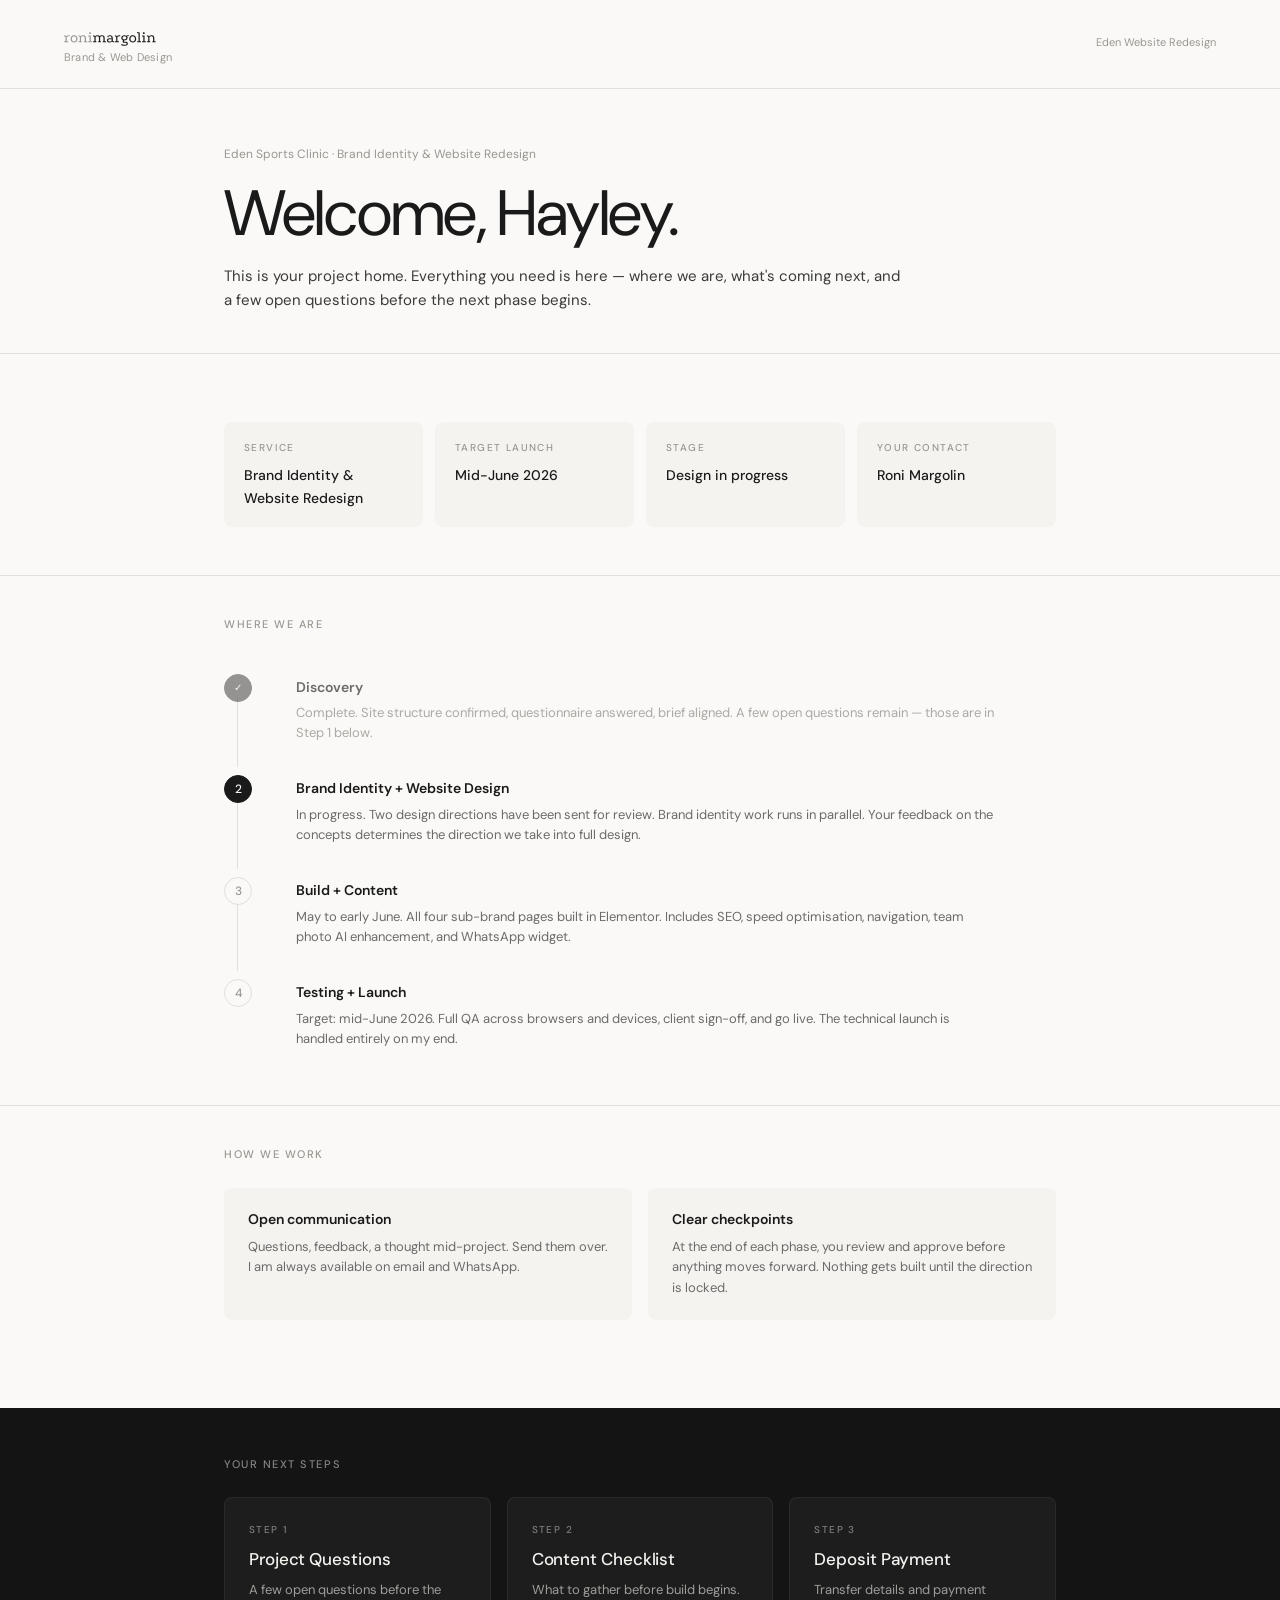
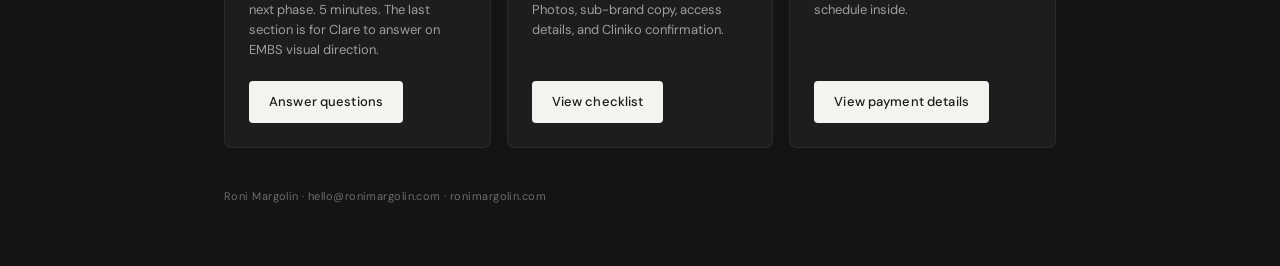
<file: clients/eden/index.html>
<!DOCTYPE html>
<html lang="en">
<head>
  <meta charset="UTF-8">
  <meta name="viewport" content="width=device-width, initial-scale=1.0">
  <title>Welcome — Roni Margolin</title>
  <meta name="robots" content="noindex, nofollow">
  <link rel="icon" href="../../assets/favicon.svg" type="image/svg+xml">
  <link rel="stylesheet" href="../../style.css">
  <style>
    .phase.done .phase-number {
      background: var(--ink);
      border-color: var(--ink);
      color: var(--dark-ink);
      font-size: 10px;
      opacity: 0.45;
    }
    .phase.done .phase-body h3 { color: var(--muted); }
    .phase.done .phase-body p { color: var(--stone); opacity: 0.8; }
  </style>
</head>
<body>

  <header class="site-header">
    <div class="brand-block">
      <img src="../../assets/wordmark.svg" alt="Roni Margolin" class="wordmark">
      <span class="brand-tagline">Brand &amp; Web Design</span>
    </div>
    <span class="project-tag">Eden Website Redesign</span>
  </header>

  <main>

    <!-- Hero -->
    <section class="hero">
      <div class="container">
        <span class="eyebrow-inline">Eden Sports Clinic · Brand Identity &amp; Website Redesign</span>
        <h1 class="display">Welcome, Hayley.</h1>
        <p class="lead">This is your project home. Everything you need is here — where we are, what's coming next, and a few open questions before the next phase begins.</p>
      </div>
    </section>

    <!-- Project card -->
    <section class="section">
      <div class="container">
        <div class="project-card">
          <div class="project-card-field">
            <div class="field-label">Service</div>
            <div class="field-value">Brand Identity &amp; Website Redesign</div>
          </div>
          <div class="project-card-field">
            <div class="field-label">Target Launch</div>
            <div class="field-value">Mid-June 2026</div>
          </div>
          <div class="project-card-field">
            <div class="field-label">Stage</div>
            <div class="field-value">Design in progress</div>
          </div>
          <div class="project-card-field">
            <div class="field-label">Your Contact</div>
            <div class="field-value">Roni Margolin</div>
          </div>
        </div>
      </div>
    </section>

    <!-- Where We Are -->
    <section class="section">
      <div class="container">
        <span class="label-section">Where We Are</span>
        <div class="phases">

          <div class="phase done">
            <div class="phase-number">✓</div>
            <div class="phase-body">
              <h3>Discovery</h3>
              <p>Complete. Site structure confirmed, questionnaire answered, brief aligned. A few open questions remain — those are in Step 1 below.</p>
            </div>
          </div>

          <div class="phase active">
            <div class="phase-number">2</div>
            <div class="phase-body">
              <h3>Brand Identity + Website Design</h3>
              <p>In progress. Two design directions have been sent for review. Brand identity work runs in parallel. Your feedback on the concepts determines the direction we take into full design.</p>
            </div>
          </div>

          <div class="phase">
            <div class="phase-number">3</div>
            <div class="phase-body">
              <h3>Build + Content</h3>
              <p>May to early June. All four sub-brand pages built in Elementor. Includes SEO, speed optimisation, navigation, team photo AI enhancement, and WhatsApp widget.</p>
            </div>
          </div>

          <div class="phase">
            <div class="phase-number">4</div>
            <div class="phase-body">
              <h3>Testing + Launch</h3>
              <p>Target: mid-June 2026. Full QA across browsers and devices, client sign-off, and go live. The technical launch is handled entirely on my end.</p>
            </div>
          </div>

        </div>
      </div>
    </section>

    <!-- How We Work -->
    <section class="section">
      <div class="container">
        <span class="label-section">How We Work</span>
        <div class="info-cards">

          <div class="info-card">
            <h3>Open communication</h3>
            <p>Questions, feedback, a thought mid-project. Send them over. I am always available on email and WhatsApp.</p>
          </div>

          <div class="info-card">
            <h3>Clear checkpoints</h3>
            <p>At the end of each phase, you review and approve before anything moves forward. Nothing gets built until the direction is locked.</p>
          </div>

        </div>
      </div>
    </section>

    <!-- Your Next Steps (dark) -->
    <section class="next-steps-dark">
      <div class="container">
        <span class="label-section">Your Next Steps</span>

        <div class="step-cards">

          <div class="step-card">
            <div class="step-card-meta">Step 1</div>
            <h3>Project Questions</h3>
            <p>A few open questions before the next phase. 5 minutes. The last section is for Clare to answer on EMBS visual direction.</p>
            <a href="questionnaire.html" class="btn btn-primary">Answer questions</a>
          </div>

          <div class="step-card">
            <div class="step-card-meta">Step 2</div>
            <h3>Content Checklist</h3>
            <p>What to gather before build begins. Photos, sub-brand copy, access details, and Cliniko confirmation.</p>
            <a href="checklist.html" class="btn btn-primary">View checklist</a>
          </div>

          <div class="step-card">
            <div class="step-card-meta">Step 3</div>
            <h3>Deposit Payment</h3>
            <p>Transfer details and payment schedule inside.</p>
            <a href="payment.html" class="btn btn-primary">View payment details</a>
          </div>

        </div>

        <div class="footer-inline">Roni Margolin · hello@ronimargolin.com · ronimargolin.com</div>
      </div>
    </section>

  </main>

</body>
</html>
</file>
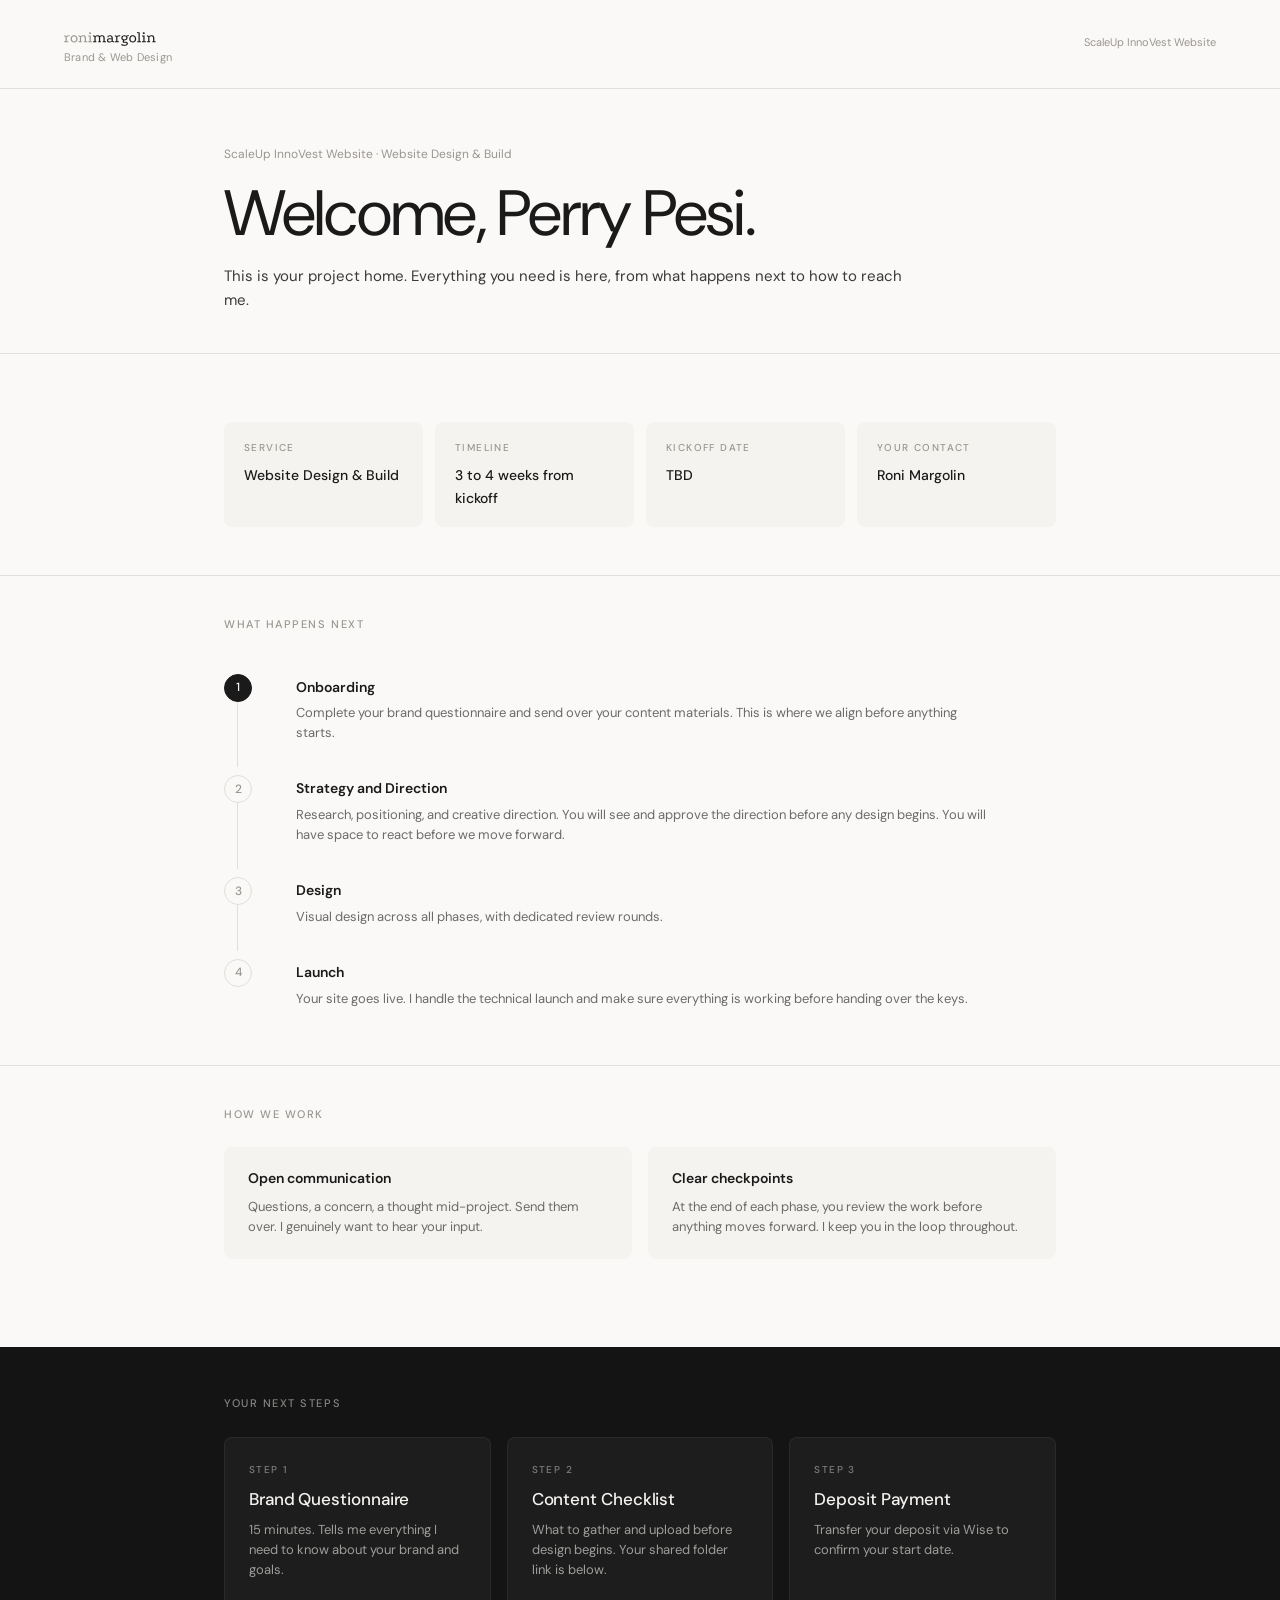
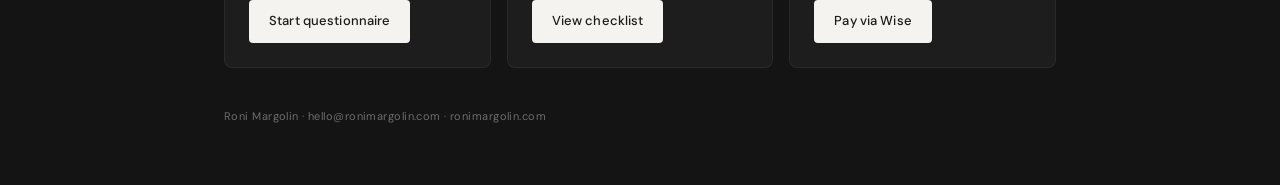
<file: clients/perry-pesi/index.html>
<!DOCTYPE html>
<html lang="en">
<head>
  <meta charset="UTF-8">
  <meta name="viewport" content="width=device-width, initial-scale=1.0">
  <title>Welcome — Roni Margolin</title>
  <meta name="robots" content="noindex, nofollow">
  <link rel="icon" href="assets/favicon.svg" type="image/svg+xml">
  <link rel="stylesheet" href="style.css">
</head>
<body>

  <header class="site-header">
    <div class="brand-block">
      <img src="assets/wordmark.svg" alt="Roni Margolin" class="wordmark">
      <span class="brand-tagline">Brand &amp; Web Design</span>
    </div>
    <span class="project-tag">ScaleUp InnoVest Website</span>
  </header>

  <main>

    <!-- Hero -->
    <section class="hero">
      <div class="container">
        <span class="eyebrow-inline">ScaleUp InnoVest Website · Website Design & Build</span>
        <h1 class="display">Welcome, Perry Pesi.</h1>
        <p class="lead">This is your project home. Everything you need is here, from what happens next to how to reach me.</p>
      </div>
    </section>

    <!-- Project card -->
    <section class="section">
      <div class="container">
        <div class="project-card">
          <div class="project-card-field">
            <div class="field-label">Service</div>
            <div class="field-value">Website Design & Build</div>
          </div>
          <div class="project-card-field">
            <div class="field-label">Timeline</div>
            <div class="field-value">3 to 4 weeks from kickoff</div>
          </div>
          <div class="project-card-field">
            <div class="field-label">Kickoff Date</div>
            <div class="field-value">TBD</div>
          </div>
          <div class="project-card-field">
            <div class="field-label">Your Contact</div>
            <div class="field-value">Roni Margolin</div>
          </div>
        </div>
      </div>
    </section>

    <!-- What Happens Next -->
    <section class="section">
      <div class="container">
        <span class="label-section">What Happens Next</span>
        <div class="phases">

          <div class="phase active">
            <div class="phase-number">1</div>
            <div class="phase-body">
              <h3>Onboarding</h3>
              <p>Complete your brand questionnaire and send over your content materials. This is where we align before anything starts.</p>
            </div>
          </div>

          <div class="phase">
            <div class="phase-number">2</div>
            <div class="phase-body">
              <h3>Strategy and Direction</h3>
              <p>Research, positioning, and creative direction. You will see and approve the direction before any design begins. You will have space to react before we move forward.</p>
            </div>
          </div>

          <div class="phase">
            <div class="phase-number">3</div>
            <div class="phase-body">
              <h3>Design</h3>
              <p>Visual design across all phases, with dedicated review rounds.</p>
            </div>
          </div>

          <div class="phase">
            <div class="phase-number">4</div>
            <div class="phase-body">
              <h3>Launch</h3>
              <p>Your site goes live. I handle the technical launch and make sure everything is working before handing over the keys.</p>
            </div>
          </div>

        </div>
      </div>
    </section>

    <!-- How We Work -->
    <section class="section">
      <div class="container">
        <span class="label-section">How We Work</span>
        <div class="info-cards">

          <div class="info-card">
            <h3>Open communication</h3>
            <p>Questions, a concern, a thought mid-project. Send them over. I genuinely want to hear your input.</p>
          </div>

          <div class="info-card">
            <h3>Clear checkpoints</h3>
            <p>At the end of each phase, you review the work before anything moves forward. I keep you in the loop throughout.</p>
          </div>

        </div>
      </div>
    </section>

    <!-- Your Next Steps (dark) -->
    <section class="next-steps-dark">
      <div class="container">
        <span class="label-section">Your Next Steps</span>

        <div class="step-cards">

          <div class="step-card">
            <div class="step-card-meta">Step 1</div>
            <h3>Brand Questionnaire</h3>
            <p>15 minutes. Tells me everything I need to know about your brand and goals.</p>
            <a href="questionnaire.html" class="btn btn-primary">Start questionnaire</a>
          </div>

          <div class="step-card">
            <div class="step-card-meta">Step 2</div>
            <h3>Content Checklist</h3>
            <p>What to gather and upload before design begins. Your shared folder link is below.</p>
            <a href="checklist.html" class="btn btn-primary">View checklist</a>
          </div>

          <div class="step-card">
            <div class="step-card-meta">Step 3</div>
            <h3>Deposit Payment</h3>
            <p>Transfer your deposit via Wise to confirm your start date.</p>
            <a href="payment.html" class="btn btn-primary">Pay via Wise</a>
          </div>

        </div>

        <div class="footer-inline">Roni Margolin · hello@ronimargolin.com · ronimargolin.com</div>
      </div>
    </section>

  </main>

</body>
</html>
</file>
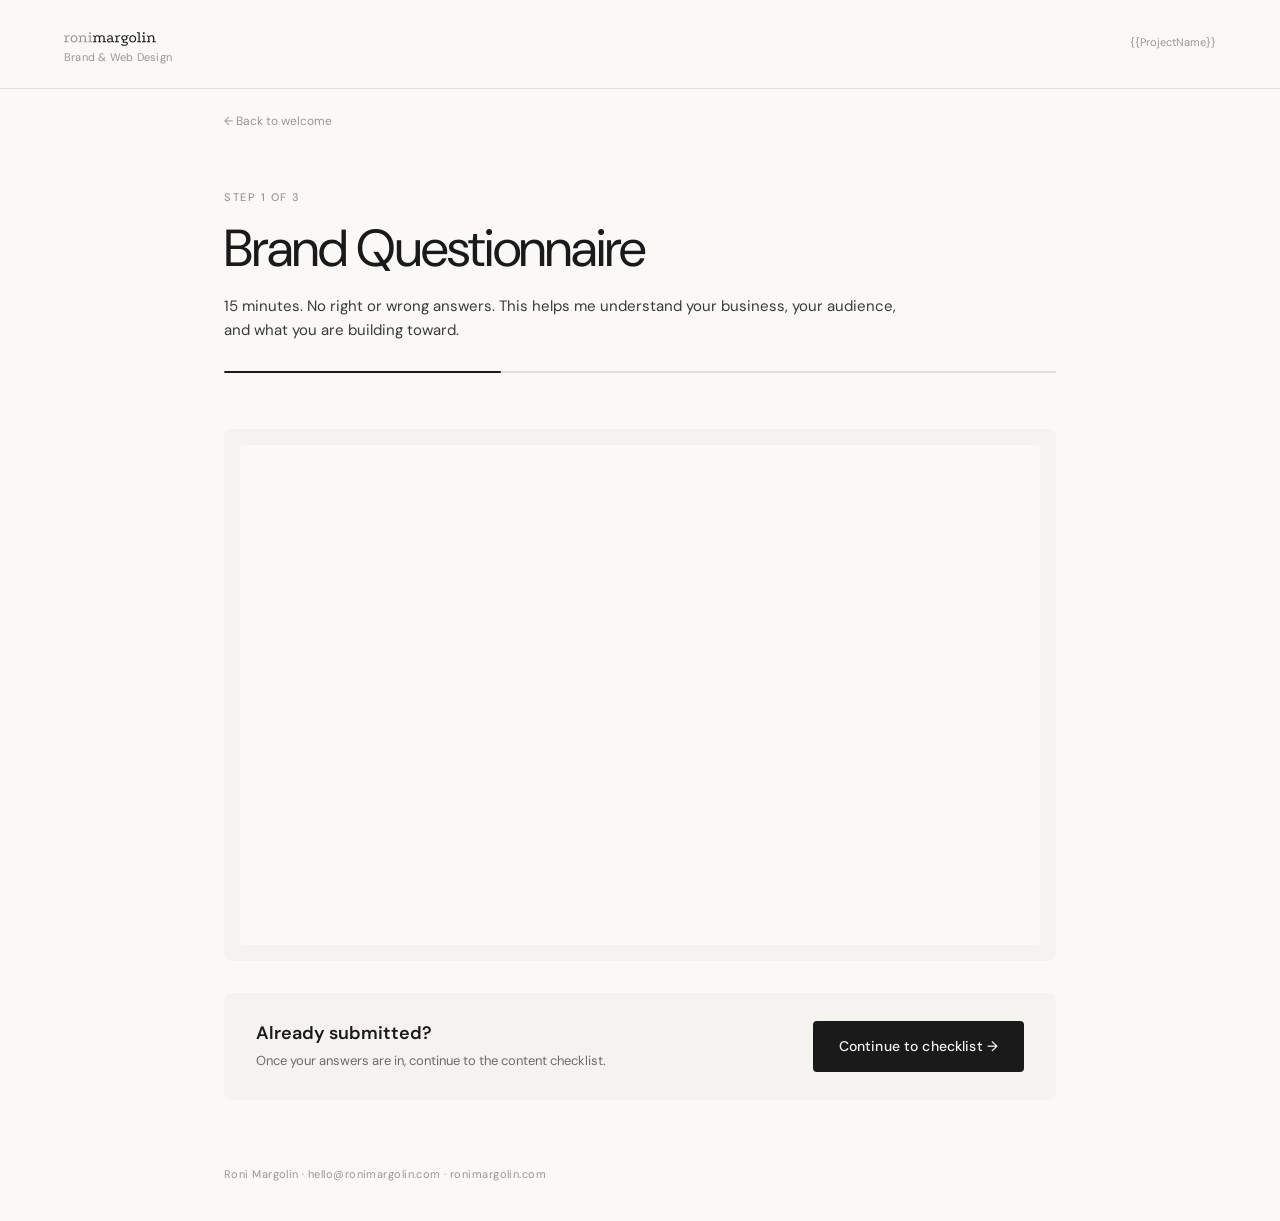
<file: questionnaire.html>
<!DOCTYPE html>
<html lang="en">
<head>
  <meta charset="UTF-8">
  <meta name="viewport" content="width=device-width, initial-scale=1.0">
  <title>Brand Questionnaire — Roni Margolin</title>
  <meta name="robots" content="noindex, nofollow">
  <link rel="icon" href="assets/favicon.svg" type="image/svg+xml">
  <link rel="stylesheet" href="style.css">
  <script src="https://tally.so/widgets/embed.js" defer></script>
</head>
<body>

  <header class="site-header">
    <div class="brand-block">
      <img src="assets/wordmark.svg" alt="Roni Margolin" class="wordmark">
      <span class="brand-tagline">Brand &amp; Web Design</span>
    </div>
    <span class="project-tag">{{ProjectName}}</span>
  </header>

  <nav class="nav-back">
    <a href="index.html" class="back-link">← Back to welcome</a>
  </nav>

  <main>
    <div class="container">

      <!-- Hero -->
      <section class="hero">
        <span class="eyebrow">Step 1 of 3</span>
        <h1 class="heading">Brand Questionnaire</h1>
        <p class="lead">15 minutes. No right or wrong answers. This helps me understand your business, your audience, and what you are building toward.</p>
        <div class="progress"><div class="progress-fill" data-step="1"></div></div>
      </section>

      <!-- Tally embed slot -->
      <section class="tally-embed-wrap">
        <!-- TALLY_EMBED_START -->
        <iframe
          data-tally-src="https://tally.so/embed/441o65?alignLeft=1&amp;hideTitle=1&amp;transparentBackground=1&amp;dynamicHeight=1"
          loading="lazy"
          width="100%"
          height="500"
          frameborder="0"
          marginheight="0"
          marginwidth="0"
          scrolling="no"
          title="Brand Questionnaire"
        ></iframe>
        <script>
          var d=document,w="https://tally.so/widgets/embed.js",v=function(){"undefined"!=typeof Tally?Tally.loadEmbeds():d.querySelectorAll("iframe[data-tally-src]:not([src])").forEach((function(e){e.src=e.dataset.tallySrc}))};if("undefined"!=typeof Tally)v();else if(d.querySelector('script[src="'+w+'"]')==null){var s=d.createElement("script");s.src=w,s.onload=v,s.onerror=v,d.body.appendChild(s)}
        </script>
        <!-- TALLY_EMBED_END -->
      </section>

      <!-- Continue button (visible after Tally submission, optional manual continue) -->
      <div class="submit-row" style="margin-top: 32px;">
        <div class="submit-row-text">
          <h3>Already submitted?</h3>
          <p>Once your answers are in, continue to the content checklist.</p>
        </div>
        <a href="checklist.html" class="btn btn-dark btn-lg">Continue to checklist →</a>
      </div>

    </div>
  </main>

  <footer class="site-footer">
    <div class="container">
      <span class="footer-text">Roni Margolin · hello@ronimargolin.com · ronimargolin.com</span>
    </div>
  </footer>

</body>
</html>
</file>
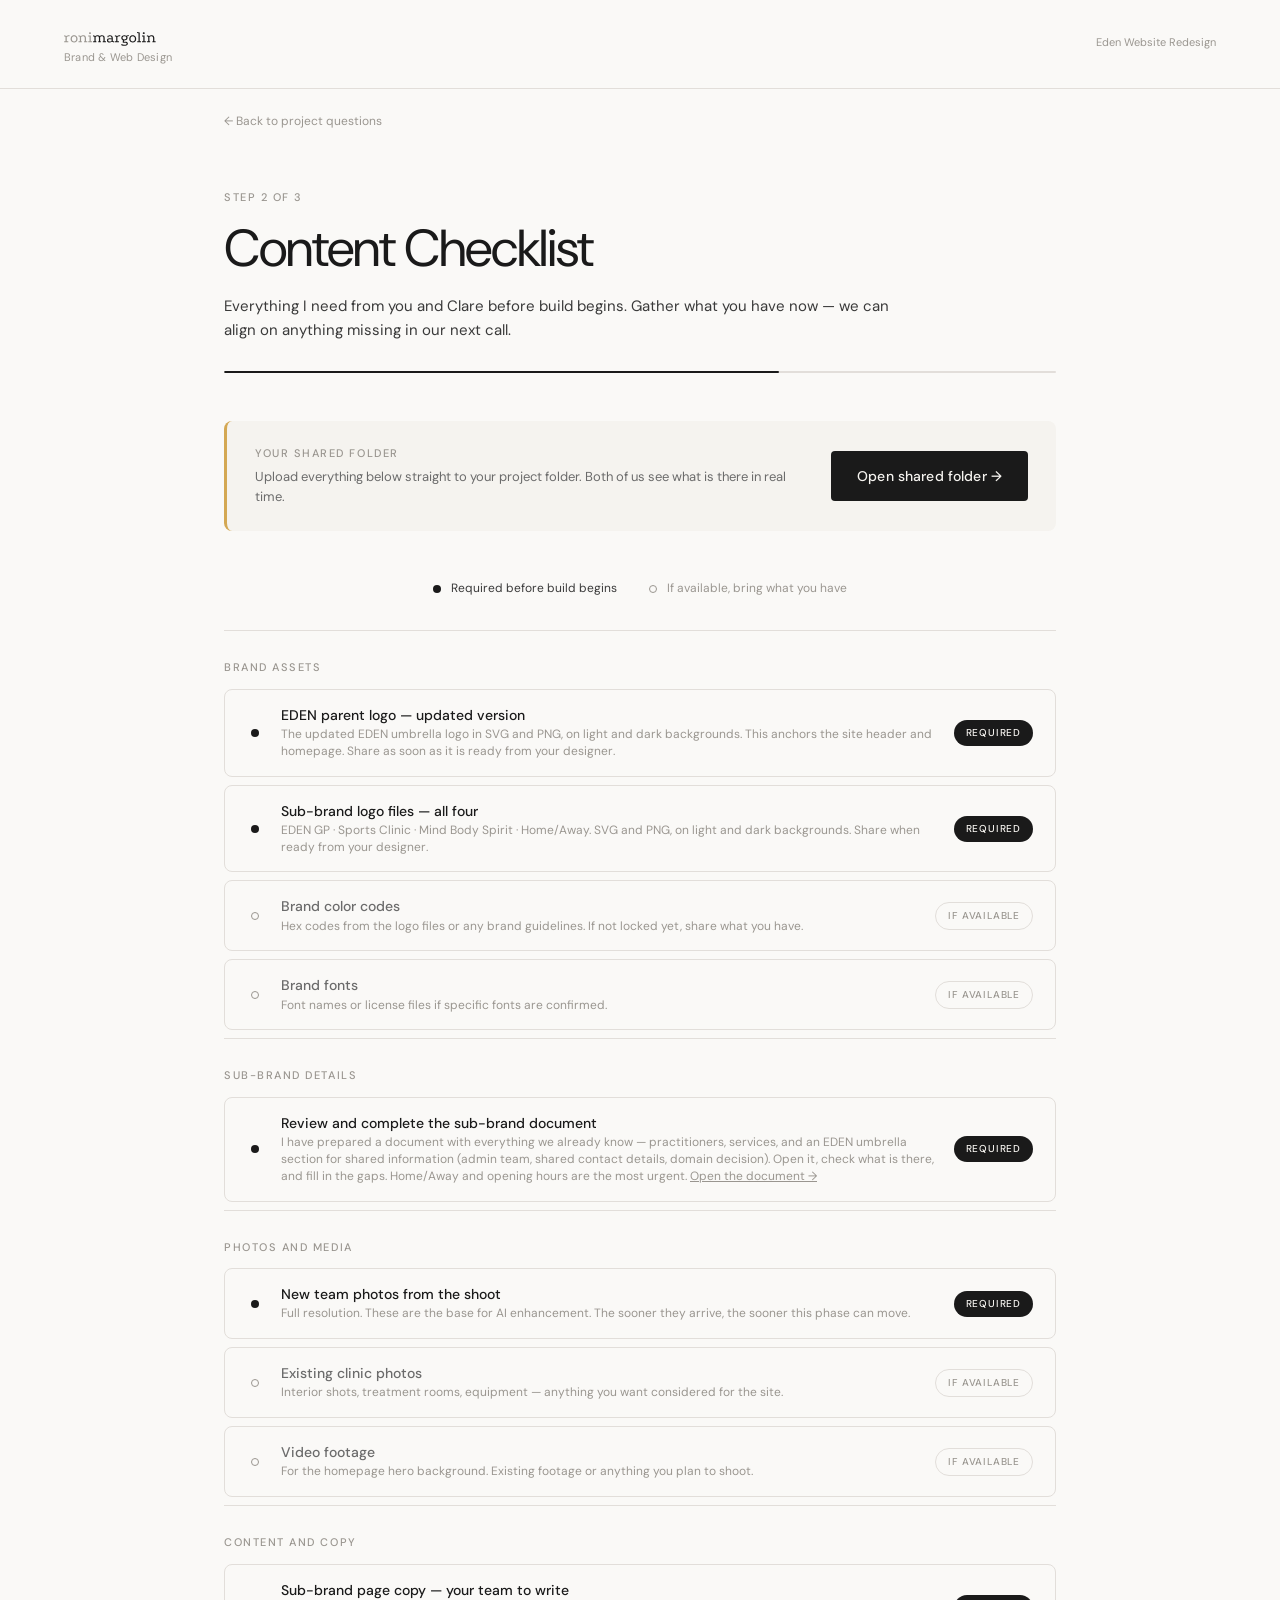
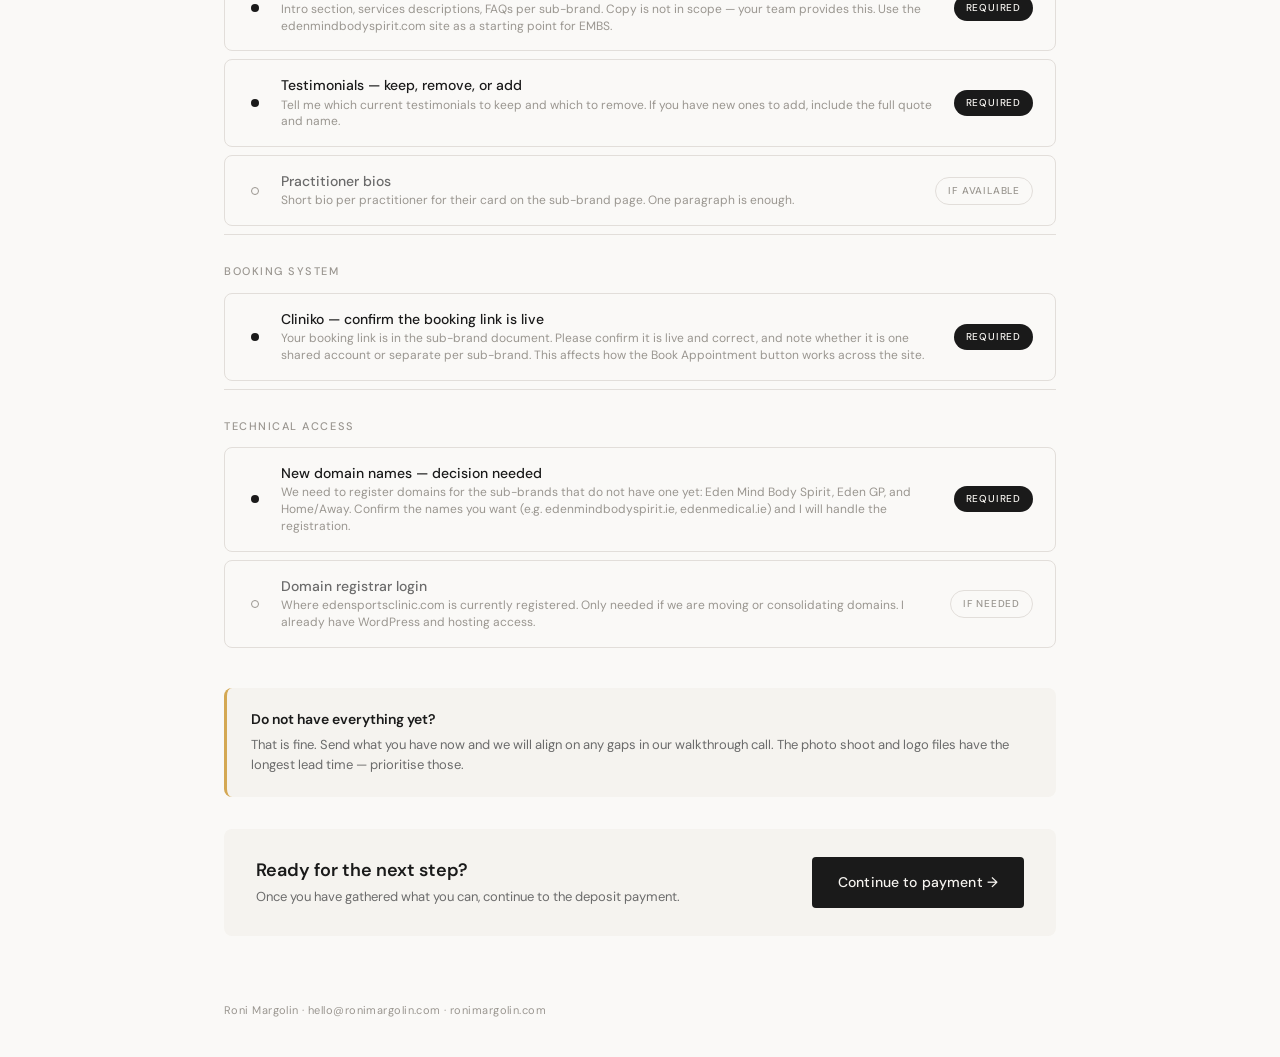
<file: clients/eden/checklist.html>
<!DOCTYPE html>
<html lang="en">
<head>
  <meta charset="UTF-8">
  <meta name="viewport" content="width=device-width, initial-scale=1.0">
  <title>Content Checklist — Roni Margolin</title>
  <meta name="robots" content="noindex, nofollow">
  <link rel="icon" href="../../assets/favicon.svg" type="image/svg+xml">
  <link rel="stylesheet" href="../../style.css">
</head>
<body>

  <header class="site-header">
    <div class="brand-block">
      <img src="../../assets/wordmark.svg" alt="Roni Margolin" class="wordmark">
      <span class="brand-tagline">Brand &amp; Web Design</span>
    </div>
    <span class="project-tag">Eden Website Redesign</span>
  </header>

  <nav class="nav-back">
    <a href="questionnaire.html" class="back-link">← Back to project questions</a>
  </nav>

  <main>
    <div class="container">

      <!-- Hero -->
      <section class="hero">
        <span class="eyebrow">Step 2 of 3</span>
        <h1 class="heading">Content Checklist</h1>
        <p class="lead">Everything I need from you and Clare before build begins. Gather what you have now — we can align on anything missing in our next call.</p>
        <div class="progress"><div class="progress-fill" data-step="2"></div></div>
      </section>

      <!-- Drive folder CTA -->
      <!-- RONI: Replace the href below with the Eden-specific Drive folder link -->
      <div class="drive-cta">
        <div class="drive-cta-text">
          <span class="label-section" style="margin-bottom: 4px;">Your Shared Folder</span>
          <p>Upload everything below straight to your project folder. Both of us see what is there in real time.</p>
        </div>
        <a href="https://drive.google.com/drive/folders/1G95fP4b4e_xlWPjADif5JBc3oPzKyCMs?usp=sharing" target="_blank" rel="noopener" class="btn btn-dark btn-lg">Open shared folder →</a>
      </div>

      <!-- Legend -->
      <div class="checklist-legend">
        <div class="legend-item">
          <span class="legend-dot filled"></span>
          Required before build begins
        </div>
        <div class="legend-item muted">
          <span class="legend-dot outline"></span>
          If available, bring what you have
        </div>
      </div>

      <!-- BRAND ASSETS -->
      <div class="checklist-section">
        <span class="label-section">Brand Assets</span>
        <div class="checklist-items">

          <div class="checklist-item">
            <span class="item-marker"></span>
            <div class="checklist-item-body">
              <span class="item-label">EDEN parent logo — updated version</span>
              <span class="item-help">The updated EDEN umbrella logo in SVG and PNG, on light and dark backgrounds. This anchors the site header and homepage. Share as soon as it is ready from your designer.</span>
            </div>
            <span class="badge">Required</span>
          </div>

          <div class="checklist-item">
            <span class="item-marker"></span>
            <div class="checklist-item-body">
              <span class="item-label">Sub-brand logo files — all four</span>
              <span class="item-help">EDEN GP · Sports Clinic · Mind Body Spirit · Home/Away. SVG and PNG, on light and dark backgrounds. Share when ready from your designer.</span>
            </div>
            <span class="badge">Required</span>
          </div>

          <div class="checklist-item optional">
            <span class="item-marker"></span>
            <div class="checklist-item-body">
              <span class="item-label">Brand color codes</span>
              <span class="item-help">Hex codes from the logo files or any brand guidelines. If not locked yet, share what you have.</span>
            </div>
            <span class="badge optional">If available</span>
          </div>

          <div class="checklist-item optional">
            <span class="item-marker"></span>
            <div class="checklist-item-body">
              <span class="item-label">Brand fonts</span>
              <span class="item-help">Font names or license files if specific fonts are confirmed.</span>
            </div>
            <span class="badge optional">If available</span>
          </div>

        </div>
      </div>

      <!-- SUB-BRAND DETAILS -->
      <div class="checklist-section">
        <span class="label-section">Sub-brand Details</span>
        <div class="checklist-items">

          <div class="checklist-item">
            <span class="item-marker"></span>
            <div class="checklist-item-body">
              <span class="item-label">Review and complete the sub-brand document</span>
              <span class="item-help">I have prepared a document with everything we already know — practitioners, services, and an EDEN umbrella section for shared information (admin team, shared contact details, domain decision). Open it, check what is there, and fill in the gaps. Home/Away and opening hours are the most urgent. <a href="https://docs.google.com/document/d/1oZ3TH89lztDXIratArT_ea2imsxfTY4m_XaAXL3RBaU/edit" target="_blank" rel="noopener" style="color: inherit; text-decoration: underline;">Open the document →</a></span>
            </div>
            <span class="badge">Required</span>
          </div>

        </div>
      </div>

      <!-- PHOTOS AND MEDIA -->
      <div class="checklist-section">
        <span class="label-section">Photos and Media</span>
        <div class="checklist-items">

          <div class="checklist-item">
            <span class="item-marker"></span>
            <div class="checklist-item-body">
              <span class="item-label">New team photos from the shoot</span>
              <span class="item-help">Full resolution. These are the base for AI enhancement. The sooner they arrive, the sooner this phase can move.</span>
            </div>
            <span class="badge">Required</span>
          </div>

          <div class="checklist-item optional">
            <span class="item-marker"></span>
            <div class="checklist-item-body">
              <span class="item-label">Existing clinic photos</span>
              <span class="item-help">Interior shots, treatment rooms, equipment — anything you want considered for the site.</span>
            </div>
            <span class="badge optional">If available</span>
          </div>

          <div class="checklist-item optional">
            <span class="item-marker"></span>
            <div class="checklist-item-body">
              <span class="item-label">Video footage</span>
              <span class="item-help">For the homepage hero background. Existing footage or anything you plan to shoot.</span>
            </div>
            <span class="badge optional">If available</span>
          </div>

        </div>
      </div>

      <!-- CONTENT -->
      <div class="checklist-section">
        <span class="label-section">Content and Copy</span>
        <div class="checklist-items">

          <div class="checklist-item">
            <span class="item-marker"></span>
            <div class="checklist-item-body">
              <span class="item-label">Sub-brand page copy — your team to write</span>
              <span class="item-help">Intro section, services descriptions, FAQs per sub-brand. Copy is not in scope — your team provides this. Use the edenmindbodyspirit.com site as a starting point for EMBS.</span>
            </div>
            <span class="badge">Required</span>
          </div>

          <div class="checklist-item">
            <span class="item-marker"></span>
            <div class="checklist-item-body">
              <span class="item-label">Testimonials — keep, remove, or add</span>
              <span class="item-help">Tell me which current testimonials to keep and which to remove. If you have new ones to add, include the full quote and name.</span>
            </div>
            <span class="badge">Required</span>
          </div>

          <div class="checklist-item optional">
            <span class="item-marker"></span>
            <div class="checklist-item-body">
              <span class="item-label">Practitioner bios</span>
              <span class="item-help">Short bio per practitioner for their card on the sub-brand page. One paragraph is enough.</span>
            </div>
            <span class="badge optional">If available</span>
          </div>

        </div>
      </div>

      <!-- BOOKING -->
      <div class="checklist-section">
        <span class="label-section">Booking System</span>
        <div class="checklist-items">

          <div class="checklist-item">
            <span class="item-marker"></span>
            <div class="checklist-item-body">
              <span class="item-label">Cliniko — confirm the booking link is live</span>
              <span class="item-help">Your booking link is in the sub-brand document. Please confirm it is live and correct, and note whether it is one shared account or separate per sub-brand. This affects how the Book Appointment button works across the site.</span>
            </div>
            <span class="badge">Required</span>
          </div>

        </div>
      </div>

      <!-- TECHNICAL ACCESS -->
      <div class="checklist-section">
        <span class="label-section">Technical Access</span>
        <div class="checklist-items">

          <div class="checklist-item">
            <span class="item-marker"></span>
            <div class="checklist-item-body">
              <span class="item-label">New domain names — decision needed</span>
              <span class="item-help">We need to register domains for the sub-brands that do not have one yet: Eden Mind Body Spirit, Eden GP, and Home/Away. Confirm the names you want (e.g. edenmindbodyspirit.ie, edenmedical.ie) and I will handle the registration.</span>
            </div>
            <span class="badge">Required</span>
          </div>

          <div class="checklist-item optional">
            <span class="item-marker"></span>
            <div class="checklist-item-body">
              <span class="item-label">Domain registrar login</span>
              <span class="item-help">Where edensportsclinic.com is currently registered. Only needed if we are moving or consolidating domains. I already have WordPress and hosting access.</span>
            </div>
            <span class="badge optional">If needed</span>
          </div>

        </div>
      </div>

      <!-- Note -->
      <div class="checklist-note">
        <h3>Do not have everything yet?</h3>
        <p>That is fine. Send what you have now and we will align on any gaps in our walkthrough call. The photo shoot and logo files have the longest lead time — prioritise those.</p>
      </div>

      <!-- Continue -->
      <div class="submit-row" style="margin-top: 32px;">
        <div class="submit-row-text">
          <h3>Ready for the next step?</h3>
          <p>Once you have gathered what you can, continue to the deposit payment.</p>
        </div>
        <a href="payment.html" class="btn btn-dark btn-lg">Continue to payment →</a>
      </div>

    </div>
  </main>

  <footer class="site-footer">
    <div class="container">
      <span class="footer-text">Roni Margolin · hello@ronimargolin.com · ronimargolin.com</span>
    </div>
  </footer>

</body>
</html>
</file>
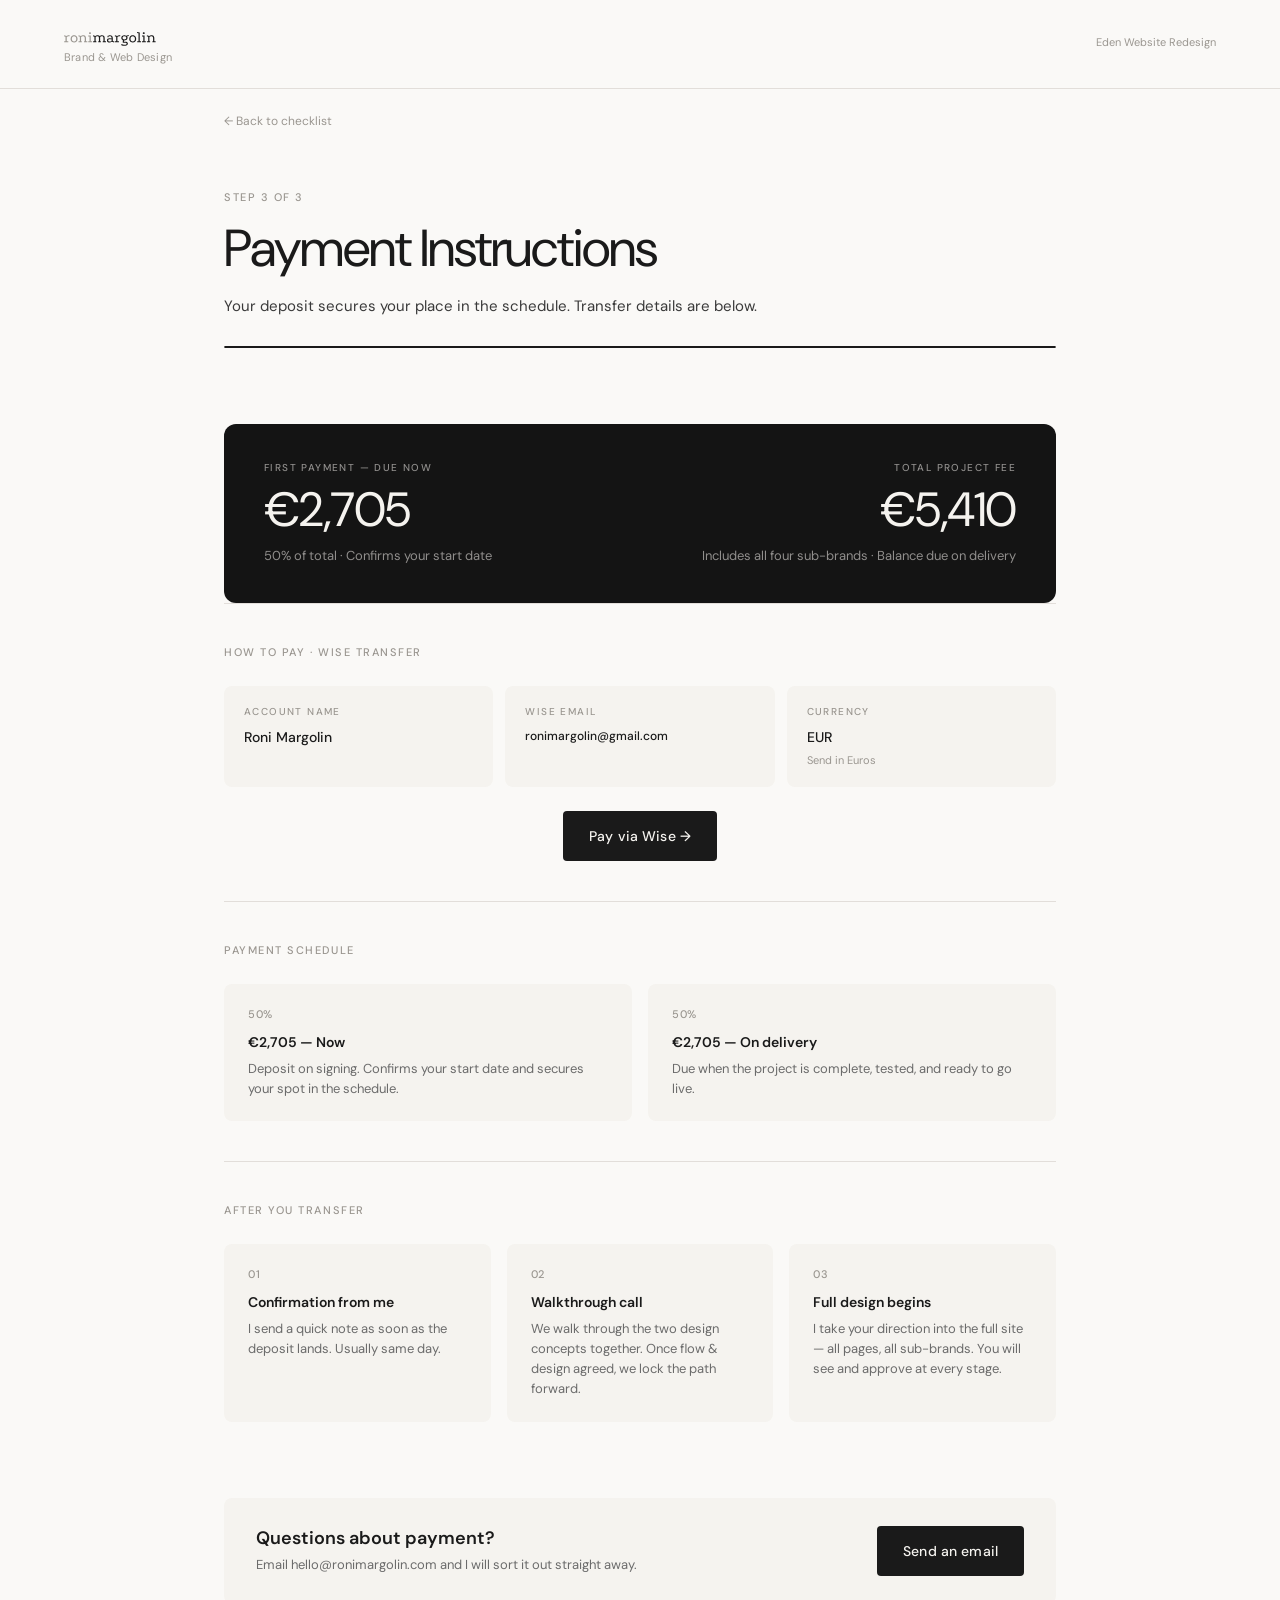
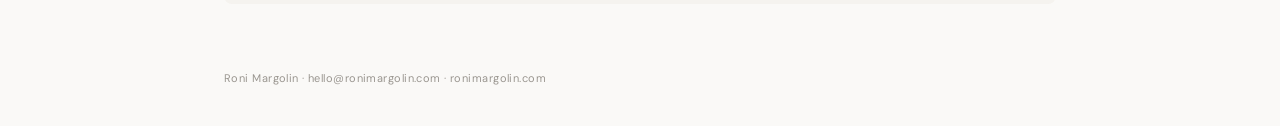
<file: clients/eden/payment.html>
<!DOCTYPE html>
<html lang="en">
<head>
  <meta charset="UTF-8">
  <meta name="viewport" content="width=device-width, initial-scale=1.0">
  <title>Payment Instructions — Roni Margolin</title>
  <meta name="robots" content="noindex, nofollow">
  <link rel="icon" href="../../assets/favicon.svg" type="image/svg+xml">
  <link rel="stylesheet" href="../../style.css">
  <style>
    .transfer-fields-3 {
      display: grid;
      grid-template-columns: repeat(3, 1fr);
      gap: 12px;
      margin-top: 12px;
    }
    @media (max-width: 900px) { .transfer-fields-3 { grid-template-columns: 1fr 1fr; } }
    @media (max-width: 600px) { .transfer-fields-3 { grid-template-columns: 1fr; } }
  </style>
</head>
<body>

  <header class="site-header">
    <div class="brand-block">
      <img src="../../assets/wordmark.svg" alt="Roni Margolin" class="wordmark">
      <span class="brand-tagline">Brand &amp; Web Design</span>
    </div>
    <span class="project-tag">Eden Website Redesign</span>
  </header>

  <nav class="nav-back">
    <a href="checklist.html" class="back-link">← Back to checklist</a>
  </nav>

  <main>
    <div class="container">

      <!-- Hero -->
      <section class="hero">
        <span class="eyebrow">Step 3 of 3</span>
        <h1 class="heading">Payment Instructions</h1>
        <p class="lead">Your deposit secures your place in the schedule. Transfer details are below.</p>
        <div class="progress"><div class="progress-fill" data-step="3"></div></div>
      </section>

      <!-- Deposit card -->
      <div class="deposit-card">
        <div class="deposit-half">
          <span class="deposit-half-label">First Payment — Due Now</span>
          <div class="deposit-amount">€2,705</div>
          <div class="deposit-meta">50% of total · Confirms your start date</div>
        </div>
        <div class="deposit-half right">
          <span class="deposit-half-label">Total Project Fee</span>
          <div class="deposit-amount">€5,410</div>
          <div class="deposit-meta">Includes all four sub-brands · Balance due on delivery</div>
        </div>
      </div>

      <!-- How to Pay -->
      <section class="section">
        <span class="label-section">How To Pay · Wise Transfer</span>

        <div class="transfer-fields-3">
          <div class="transfer-field">
            <div class="field-label">Account Name</div>
            <div class="field-value">Roni Margolin</div>
          </div>
          <div class="transfer-field">
            <div class="field-label">Wise Email</div>
            <div class="field-value" style="font-size: 12px; word-break: break-all;">ronimargolin@gmail.com</div>
          </div>
          <div class="transfer-field">
            <div class="field-label">Currency</div>
            <div class="field-value">EUR</div>
            <span class="field-meta">Send in Euros</span>
          </div>
        </div>

        <div style="margin-top: 24px; text-align: center;">
          <a href="https://wise.com/pay/me/ronim3" class="btn btn-dark btn-lg" target="_blank" rel="noopener">Pay via Wise →</a>
        </div>
      </section>

      <!-- Payment structure -->
      <section class="section">
        <span class="label-section">Payment Schedule</span>

        <div class="after-transfer" style="grid-template-columns: 1fr 1fr;">
          <div class="after-transfer-step">
            <span class="after-transfer-num">50%</span>
            <h3>€2,705 — Now</h3>
            <p>Deposit on signing. Confirms your start date and secures your spot in the schedule.</p>
          </div>
          <div class="after-transfer-step">
            <span class="after-transfer-num">50%</span>
            <h3>€2,705 — On delivery</h3>
            <p>Due when the project is complete, tested, and ready to go live.</p>
          </div>
        </div>
      </section>

      <!-- After You Transfer -->
      <section class="section">
        <span class="label-section">After You Transfer</span>

        <div class="after-transfer">
          <div class="after-transfer-step">
            <span class="after-transfer-num">01</span>
            <h3>Confirmation from me</h3>
            <p>I send a quick note as soon as the deposit lands. Usually same day.</p>
          </div>
          <div class="after-transfer-step">
            <span class="after-transfer-num">02</span>
            <h3>Walkthrough call</h3>
            <p>We walk through the two design concepts together. Once flow &amp; design agreed, we lock the path forward.</p>
          </div>
          <div class="after-transfer-step">
            <span class="after-transfer-num">03</span>
            <h3>Full design begins</h3>
            <p>I take your direction into the full site — all pages, all sub-brands. You will see and approve at every stage.</p>
          </div>
        </div>
      </section>

      <!-- Help -->
      <div class="submit-row">
        <div class="submit-row-text">
          <h3>Questions about payment?</h3>
          <p>Email hello@ronimargolin.com and I will sort it out straight away.</p>
        </div>
        <a href="mailto:hello@ronimargolin.com?subject=Eden%20Website%20%E2%80%94%20Payment%20Question" class="btn btn-dark btn-lg">Send an email</a>
      </div>

    </div>
  </main>

  <footer class="site-footer">
    <div class="container">
      <span class="footer-text">Roni Margolin · hello@ronimargolin.com · ronimargolin.com</span>
    </div>
  </footer>

</body>
</html>
</file>
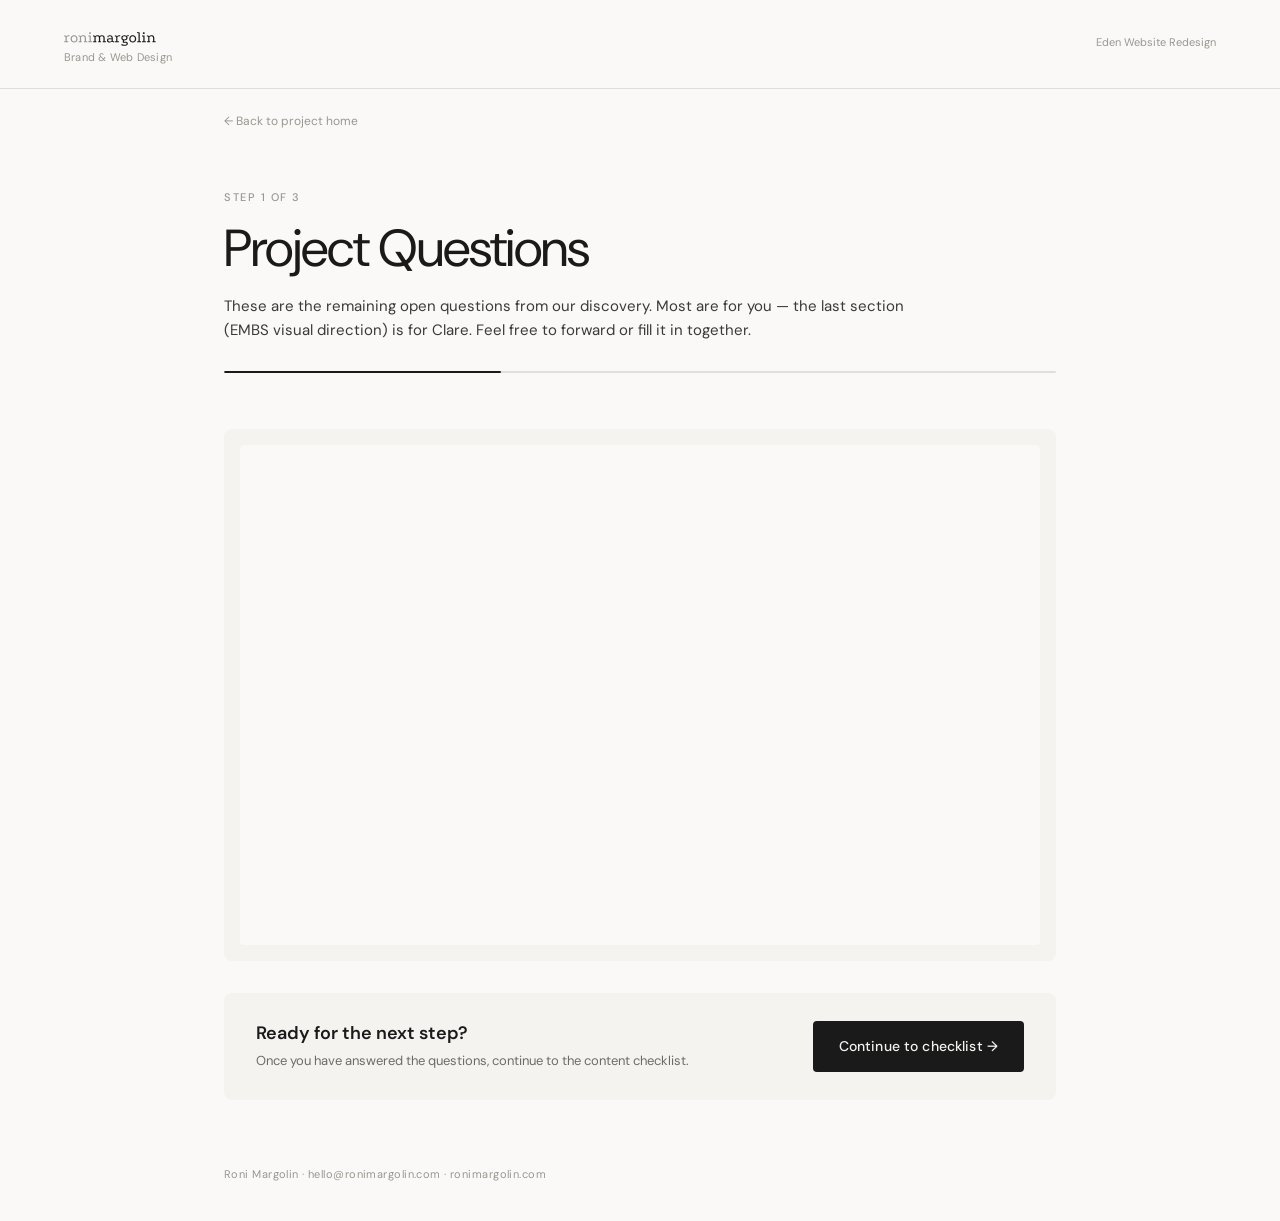
<file: clients/eden/questionnaire.html>
<!DOCTYPE html>
<html lang="en">
<head>
  <meta charset="UTF-8">
  <meta name="viewport" content="width=device-width, initial-scale=1.0">
  <title>Project Questions — Roni Margolin</title>
  <meta name="robots" content="noindex, nofollow">
  <link rel="icon" href="../../assets/favicon.svg" type="image/svg+xml">
  <link rel="stylesheet" href="../../style.css">
  <script src="https://tally.so/widgets/embed.js" defer></script>
</head>
<body>

  <header class="site-header">
    <div class="brand-block">
      <img src="../../assets/wordmark.svg" alt="Roni Margolin" class="wordmark">
      <span class="brand-tagline">Brand &amp; Web Design</span>
    </div>
    <span class="project-tag">Eden Website Redesign</span>
  </header>

  <nav class="nav-back">
    <a href="index.html" class="back-link">← Back to project home</a>
  </nav>

  <main>
    <div class="container">

      <!-- Hero -->
      <section class="hero">
        <span class="eyebrow">Step 1 of 3</span>
        <h1 class="heading">Project Questions</h1>
        <p class="lead">These are the remaining open questions from our discovery. Most are for you — the last section (EMBS visual direction) is for Clare. Feel free to forward or fill it in together.</p>
        <div class="progress"><div class="progress-fill" data-step="1"></div></div>
      </section>

      <!-- Tally embed -->
      <section class="tally-embed-wrap">
        <!-- TALLY_EMBED_START -->
        <iframe
          data-tally-src="https://tally.so/embed/ZjG11e?alignLeft=1&amp;hideTitle=1&amp;transparentBackground=1&amp;dynamicHeight=1"
          loading="lazy"
          width="100%"
          height="500"
          frameborder="0"
          marginheight="0"
          marginwidth="0"
          scrolling="no"
          title="Project Questions — Eden"
        ></iframe>
        <script>
          var d=document,w="https://tally.so/widgets/embed.js",v=function(){"undefined"!=typeof Tally?Tally.loadEmbeds():d.querySelectorAll("iframe[data-tally-src]:not([src])").forEach((function(e){e.src=e.dataset.tallySrc}))};if("undefined"!=typeof Tally)v();else if(d.querySelector('script[src="'+w+'"]')==null){var s=d.createElement("script");s.src=w,s.onload=v,s.onerror=v,d.body.appendChild(s)}
        </script>
        <!-- TALLY_EMBED_END -->
      </section>

      <!-- Continue -->
      <div class="submit-row" style="margin-top: 32px;">
        <div class="submit-row-text">
          <h3>Ready for the next step?</h3>
          <p>Once you have answered the questions, continue to the content checklist.</p>
        </div>
        <a href="checklist.html" class="btn btn-dark btn-lg">Continue to checklist →</a>
      </div>

    </div>
  </main>

  <footer class="site-footer">
    <div class="container">
      <span class="footer-text">Roni Margolin · hello@ronimargolin.com · ronimargolin.com</span>
    </div>
  </footer>

</body>
</html>
</file>
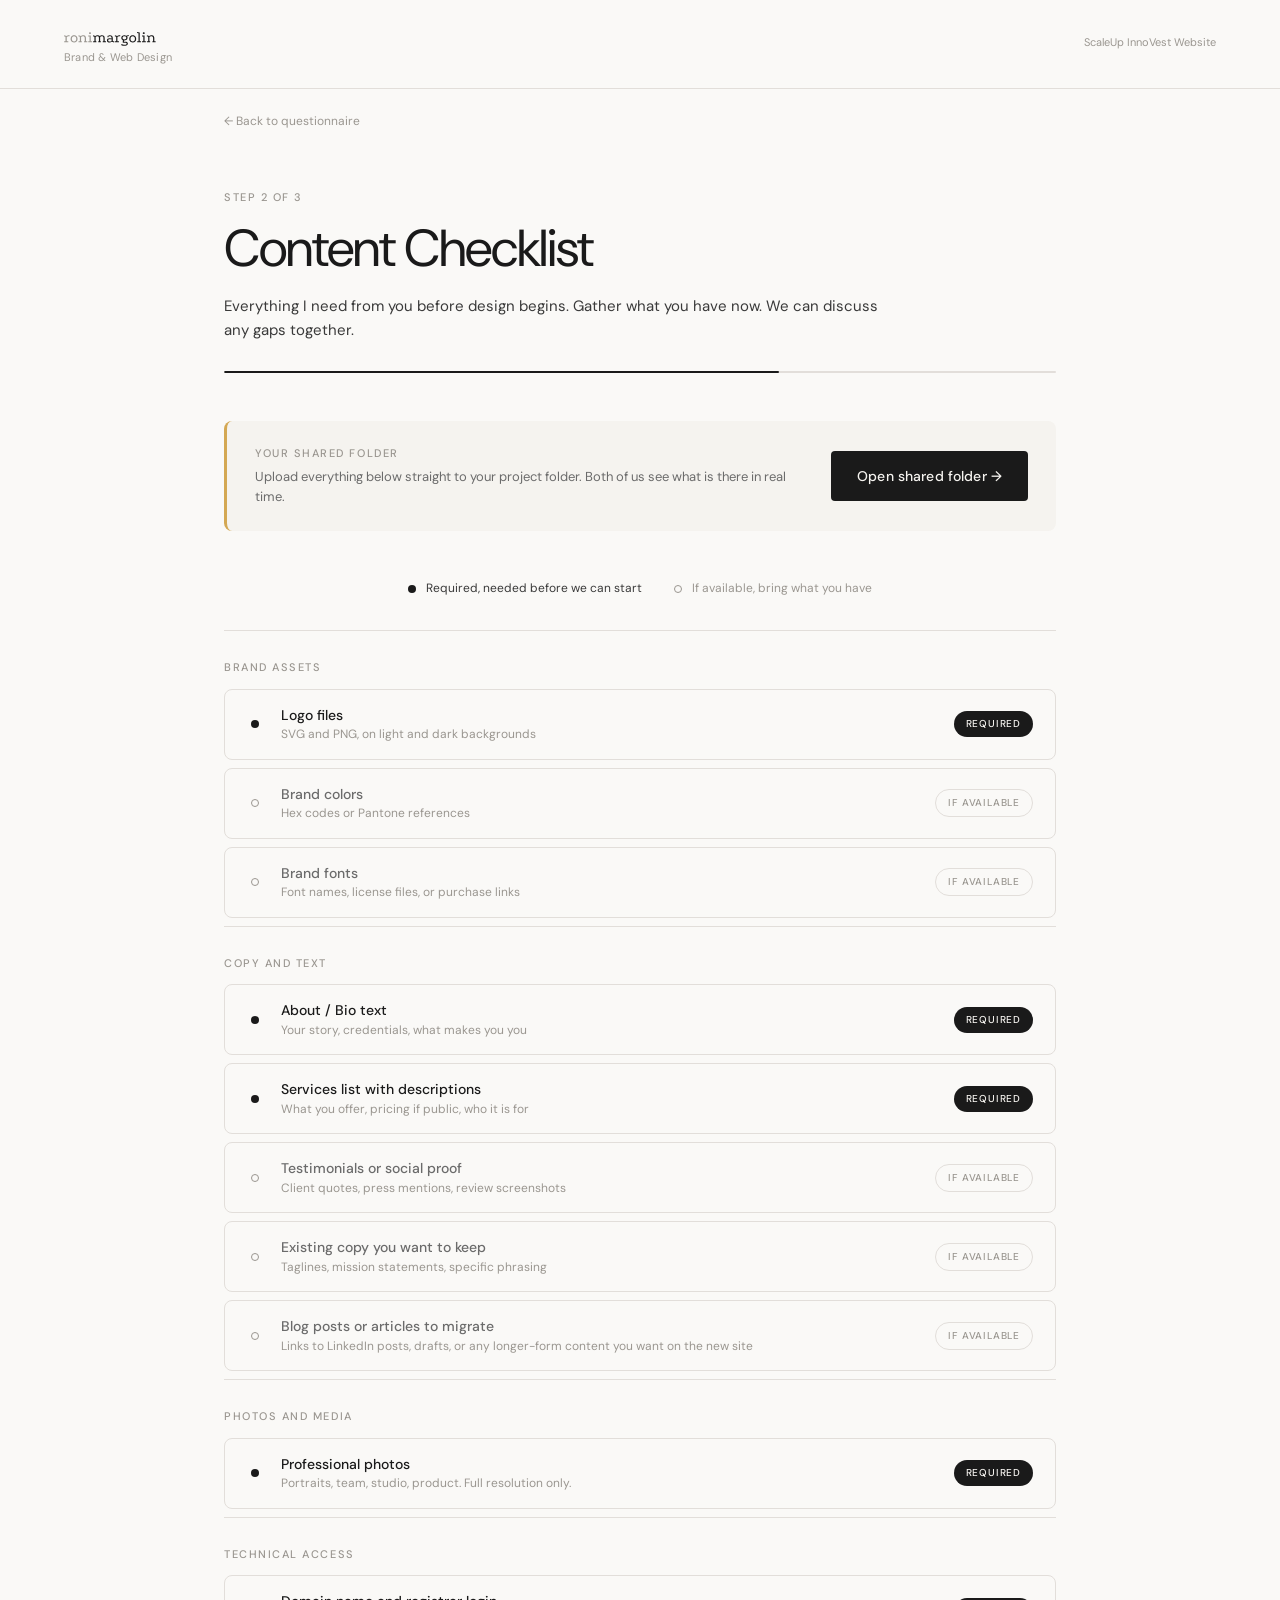
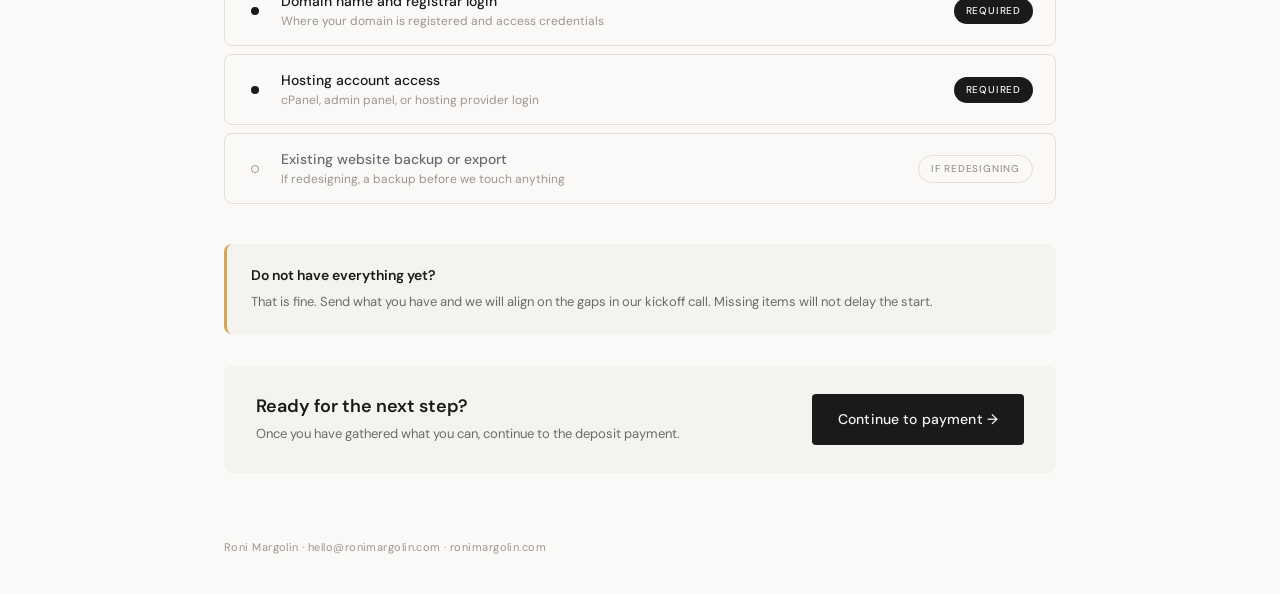
<file: clients/perry-pesi/checklist.html>
<!DOCTYPE html>
<html lang="en">
<head>
  <meta charset="UTF-8">
  <meta name="viewport" content="width=device-width, initial-scale=1.0">
  <title>Content Checklist — Roni Margolin</title>
  <meta name="robots" content="noindex, nofollow">
  <link rel="icon" href="assets/favicon.svg" type="image/svg+xml">
  <link rel="stylesheet" href="style.css">
</head>
<body>

  <header class="site-header">
    <div class="brand-block">
      <img src="assets/wordmark.svg" alt="Roni Margolin" class="wordmark">
      <span class="brand-tagline">Brand &amp; Web Design</span>
    </div>
    <span class="project-tag">ScaleUp InnoVest Website</span>
  </header>

  <nav class="nav-back">
    <a href="questionnaire.html" class="back-link">← Back to questionnaire</a>
  </nav>

  <main>
    <div class="container">

      <!-- Hero -->
      <section class="hero">
        <span class="eyebrow">Step 2 of 3</span>
        <h1 class="heading">Content Checklist</h1>
        <p class="lead">Everything I need from you before design begins. Gather what you have now. We can discuss any gaps together.</p>
        <div class="progress"><div class="progress-fill" data-step="2"></div></div>
      </section>

      <!-- Drive folder CTA -->
      <div class="drive-cta">
        <div class="drive-cta-text">
          <span class="label-section" style="margin-bottom: 4px;">Your Shared Folder</span>
          <p>Upload everything below straight to your project folder. Both of us see what is there in real time.</p>
        </div>
        <a href="https://drive.google.com/drive/folders/1frnaR-tuvDgZMKstuyH6l_NofOqea1Sb?usp=drive_link" target="_blank" rel="noopener" class="btn btn-dark btn-lg">Open shared folder →</a>
      </div>

      <!-- Legend -->
      <div class="checklist-legend">
        <div class="legend-item">
          <span class="legend-dot filled"></span>
          Required, needed before we can start
        </div>
        <div class="legend-item muted">
          <span class="legend-dot outline"></span>
          If available, bring what you have
        </div>
      </div>

      <!-- BRAND ASSETS -->
      <div class="checklist-section">
        <span class="label-section">Brand Assets</span>
        <div class="checklist-items">

          <div class="checklist-item">
            <span class="item-marker"></span>
            <div class="checklist-item-body">
              <span class="item-label">Logo files</span>
              <span class="item-help">SVG and PNG, on light and dark backgrounds</span>
            </div>
            <span class="badge">Required</span>
          </div>

          <div class="checklist-item optional">
            <span class="item-marker"></span>
            <div class="checklist-item-body">
              <span class="item-label">Brand colors</span>
              <span class="item-help">Hex codes or Pantone references</span>
            </div>
            <span class="badge optional">If available</span>
          </div>

          <div class="checklist-item optional">
            <span class="item-marker"></span>
            <div class="checklist-item-body">
              <span class="item-label">Brand fonts</span>
              <span class="item-help">Font names, license files, or purchase links</span>
            </div>
            <span class="badge optional">If available</span>
          </div>

        </div>
      </div>

      <!-- COPY AND TEXT -->
      <div class="checklist-section">
        <span class="label-section">Copy and Text</span>
        <div class="checklist-items">

          <div class="checklist-item">
            <span class="item-marker"></span>
            <div class="checklist-item-body">
              <span class="item-label">About / Bio text</span>
              <span class="item-help">Your story, credentials, what makes you you</span>
            </div>
            <span class="badge">Required</span>
          </div>

          <div class="checklist-item">
            <span class="item-marker"></span>
            <div class="checklist-item-body">
              <span class="item-label">Services list with descriptions</span>
              <span class="item-help">What you offer, pricing if public, who it is for</span>
            </div>
            <span class="badge">Required</span>
          </div>

          <div class="checklist-item optional">
            <span class="item-marker"></span>
            <div class="checklist-item-body">
              <span class="item-label">Testimonials or social proof</span>
              <span class="item-help">Client quotes, press mentions, review screenshots</span>
            </div>
            <span class="badge optional">If available</span>
          </div>

          <div class="checklist-item optional">
            <span class="item-marker"></span>
            <div class="checklist-item-body">
              <span class="item-label">Existing copy you want to keep</span>
              <span class="item-help">Taglines, mission statements, specific phrasing</span>
            </div>
            <span class="badge optional">If available</span>
          </div>

          <div class="checklist-item optional">
            <span class="item-marker"></span>
            <div class="checklist-item-body">
              <span class="item-label">Blog posts or articles to migrate</span>
              <span class="item-help">Links to LinkedIn posts, drafts, or any longer-form content you want on the new site</span>
            </div>
            <span class="badge optional">If available</span>
          </div>

        </div>
      </div>

      <!-- PHOTOS AND MEDIA -->
      <div class="checklist-section">
        <span class="label-section">Photos and Media</span>
        <div class="checklist-items">

          <div class="checklist-item">
            <span class="item-marker"></span>
            <div class="checklist-item-body">
              <span class="item-label">Professional photos</span>
              <span class="item-help">Portraits, team, studio, product. Full resolution only.</span>
            </div>
            <span class="badge">Required</span>
          </div>

        </div>
      </div>

      <!-- TECHNICAL ACCESS -->
      <div class="checklist-section">
        <span class="label-section">Technical Access</span>
        <div class="checklist-items">

          <div class="checklist-item">
            <span class="item-marker"></span>
            <div class="checklist-item-body">
              <span class="item-label">Domain name and registrar login</span>
              <span class="item-help">Where your domain is registered and access credentials</span>
            </div>
            <span class="badge">Required</span>
          </div>

          <div class="checklist-item">
            <span class="item-marker"></span>
            <div class="checklist-item-body">
              <span class="item-label">Hosting account access</span>
              <span class="item-help">cPanel, admin panel, or hosting provider login</span>
            </div>
            <span class="badge">Required</span>
          </div>

          <div class="checklist-item optional">
            <span class="item-marker"></span>
            <div class="checklist-item-body">
              <span class="item-label">Existing website backup or export</span>
              <span class="item-help">If redesigning, a backup before we touch anything</span>
            </div>
            <span class="badge optional">If redesigning</span>
          </div>

        </div>
      </div>

      <!-- Note -->
      <div class="checklist-note">
        <h3>Do not have everything yet?</h3>
        <p>That is fine. Send what you have and we will align on the gaps in our kickoff call. Missing items will not delay the start.</p>
      </div>

      <!-- Continue -->
      <div class="submit-row" style="margin-top: 32px;">
        <div class="submit-row-text">
          <h3>Ready for the next step?</h3>
          <p>Once you have gathered what you can, continue to the deposit payment.</p>
        </div>
        <a href="payment.html" class="btn btn-dark btn-lg">Continue to payment →</a>
      </div>

    </div>
  </main>

  <footer class="site-footer">
    <div class="container">
      <span class="footer-text">Roni Margolin · hello@ronimargolin.com · ronimargolin.com</span>
    </div>
  </footer>

</body>
</html>
</file>
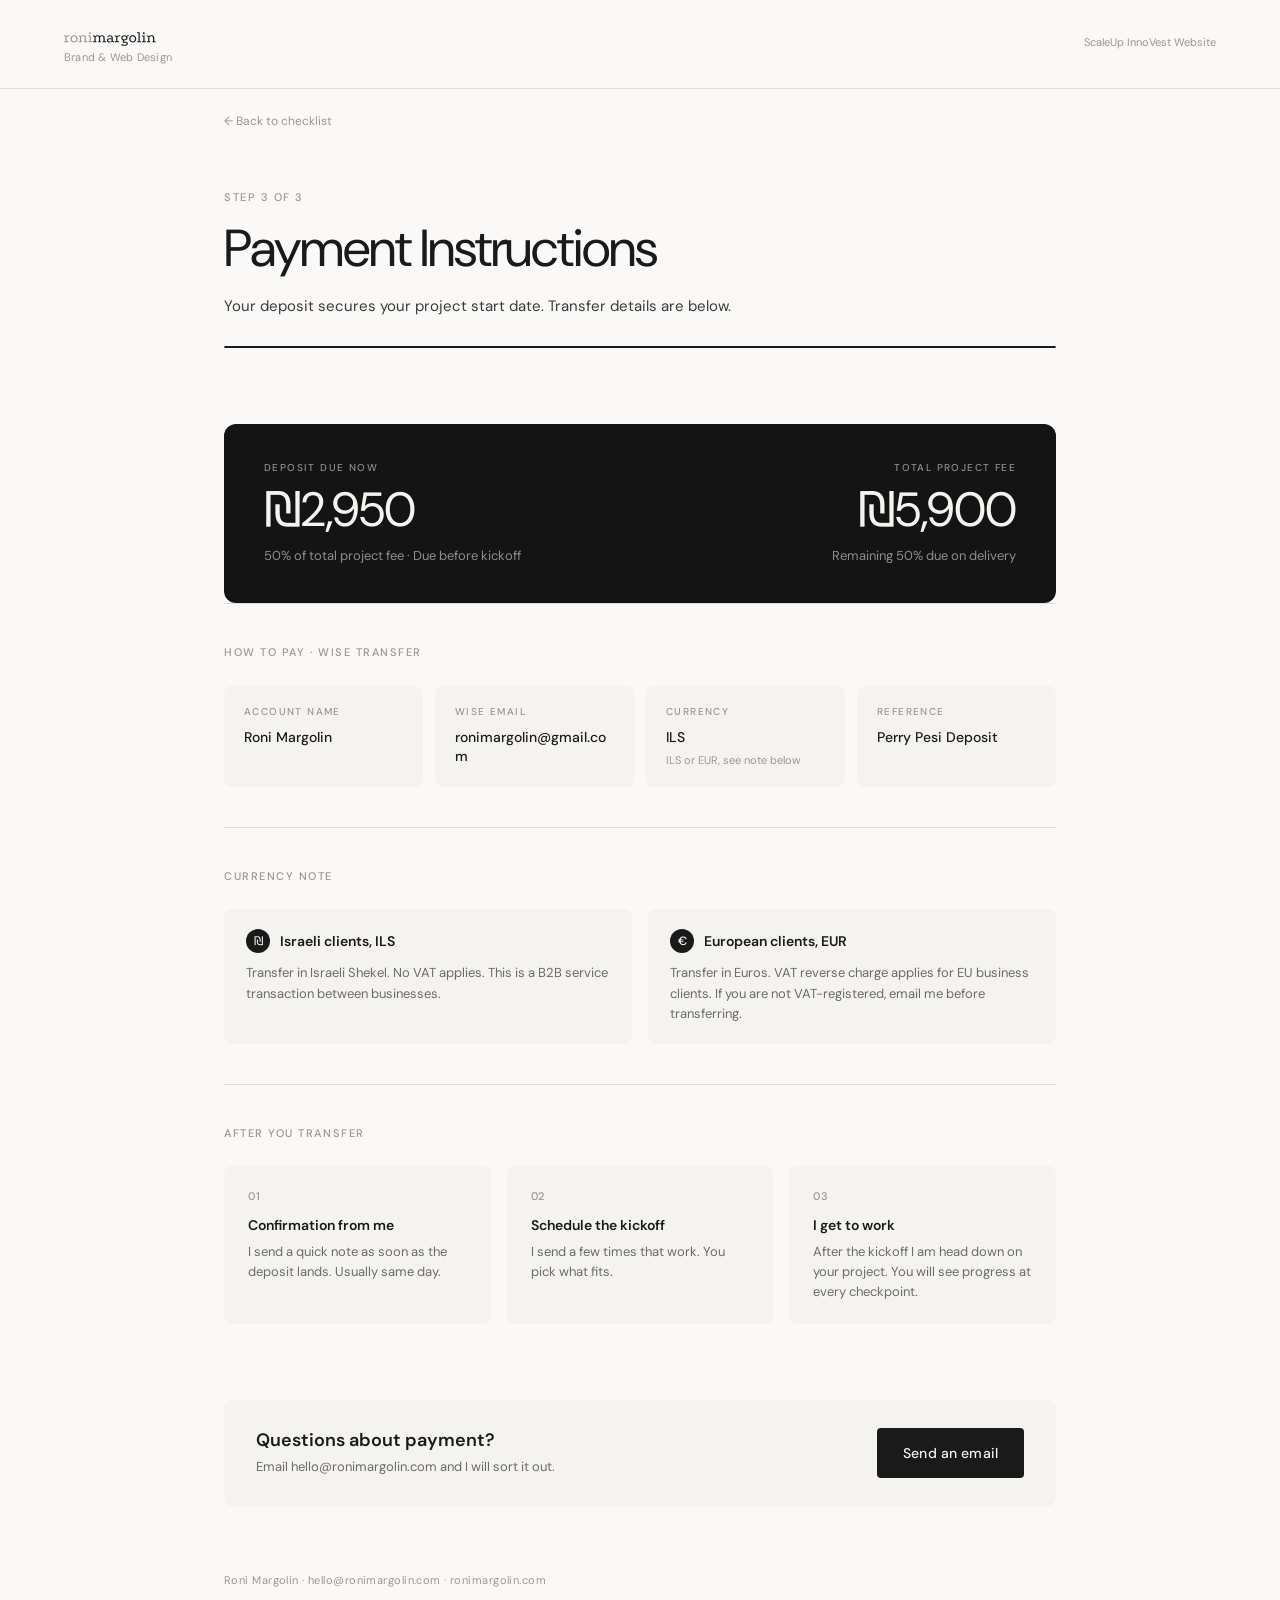
<file: clients/perry-pesi/payment.html>
<!DOCTYPE html>
<html lang="en">
<head>
  <meta charset="UTF-8">
  <meta name="viewport" content="width=device-width, initial-scale=1.0">
  <title>Payment Instructions — Roni Margolin</title>
  <meta name="robots" content="noindex, nofollow">
  <link rel="icon" href="assets/favicon.svg" type="image/svg+xml">
  <link rel="stylesheet" href="style.css">
</head>
<body>

  <header class="site-header">
    <div class="brand-block">
      <img src="assets/wordmark.svg" alt="Roni Margolin" class="wordmark">
      <span class="brand-tagline">Brand &amp; Web Design</span>
    </div>
    <span class="project-tag">ScaleUp InnoVest Website</span>
  </header>

  <nav class="nav-back">
    <a href="checklist.html" class="back-link">← Back to checklist</a>
  </nav>

  <main>
    <div class="container">

      <!-- Hero -->
      <section class="hero">
        <span class="eyebrow">Step 3 of 3</span>
        <h1 class="heading">Payment Instructions</h1>
        <p class="lead">Your deposit secures your project start date. Transfer details are below.</p>
        <div class="progress"><div class="progress-fill" data-step="3"></div></div>
      </section>

      <!-- Deposit card (dark, horizontal) -->
      <div class="deposit-card">
        <div class="deposit-half">
          <span class="deposit-half-label">Deposit Due Now</span>
          <div class="deposit-amount">&#8362;2,950</div>
          <div class="deposit-meta">50% of total project fee · Due before kickoff</div>
        </div>
        <div class="deposit-half right">
          <span class="deposit-half-label">Total Project Fee</span>
          <div class="deposit-amount">&#8362;5,900</div>
          <div class="deposit-meta">Remaining 50% due on delivery</div>
        </div>
      </div>

      <!-- How to Pay -->
      <section class="section">
        <span class="label-section">How To Pay · Wise Transfer</span>

        <div class="transfer-fields">
          <div class="transfer-field">
            <div class="field-label">Account Name</div>
            <div class="field-value">Roni Margolin</div>
          </div>
          <div class="transfer-field">
            <div class="field-label">Wise Email</div>
            <div class="field-value">ronimargolin@gmail.com</div>
          </div>
          <div class="transfer-field">
            <div class="field-label">Currency</div>
            <div class="field-value">ILS</div>
            <span class="field-meta">ILS or EUR, see note below</span>
          </div>
          <div class="transfer-field">
            <div class="field-label">Reference</div>
            <div class="field-value">Perry Pesi Deposit</div>
          </div>
        </div>
      </section>

      <!-- Currency note -->
      <section class="section">
        <span class="label-section">Currency Note</span>

        <div class="currency-cards">
          <div class="currency-card">
            <div class="currency-card-header">
              <span class="currency-icon">₪</span>
              <span class="currency-card-title">Israeli clients, ILS</span>
            </div>
            <p>Transfer in Israeli Shekel. No VAT applies. This is a B2B service transaction between businesses.</p>
          </div>
          <div class="currency-card">
            <div class="currency-card-header">
              <span class="currency-icon">€</span>
              <span class="currency-card-title">European clients, EUR</span>
            </div>
            <p>Transfer in Euros. VAT reverse charge applies for EU business clients. If you are not VAT-registered, email me before transferring.</p>
          </div>
        </div>
      </section>

      <!-- After You Transfer -->
      <section class="section">
        <span class="label-section">After You Transfer</span>

        <div class="after-transfer">
          <div class="after-transfer-step">
            <span class="after-transfer-num">01</span>
            <h3>Confirmation from me</h3>
            <p>I send a quick note as soon as the deposit lands. Usually same day.</p>
          </div>
          <div class="after-transfer-step">
            <span class="after-transfer-num">02</span>
            <h3>Schedule the kickoff</h3>
            <p>I send a few times that work. You pick what fits.</p>
          </div>
          <div class="after-transfer-step">
            <span class="after-transfer-num">03</span>
            <h3>I get to work</h3>
            <p>After the kickoff I am head down on your project. You will see progress at every checkpoint.</p>
          </div>
        </div>
      </section>

      <!-- Help -->
      <div class="submit-row">
        <div class="submit-row-text">
          <h3>Questions about payment?</h3>
          <p>Email hello@ronimargolin.com and I will sort it out.</p>
        </div>
        <a href="mailto:hello@ronimargolin.com?subject=Perry Pesi%20%E2%80%94%20Payment%20Question" class="btn btn-dark btn-lg">Send an email</a>
      </div>

    </div>
  </main>

  <footer class="site-footer">
    <div class="container">
      <span class="footer-text">Roni Margolin · hello@ronimargolin.com · ronimargolin.com</span>
    </div>
  </footer>

</body>
</html>
</file>
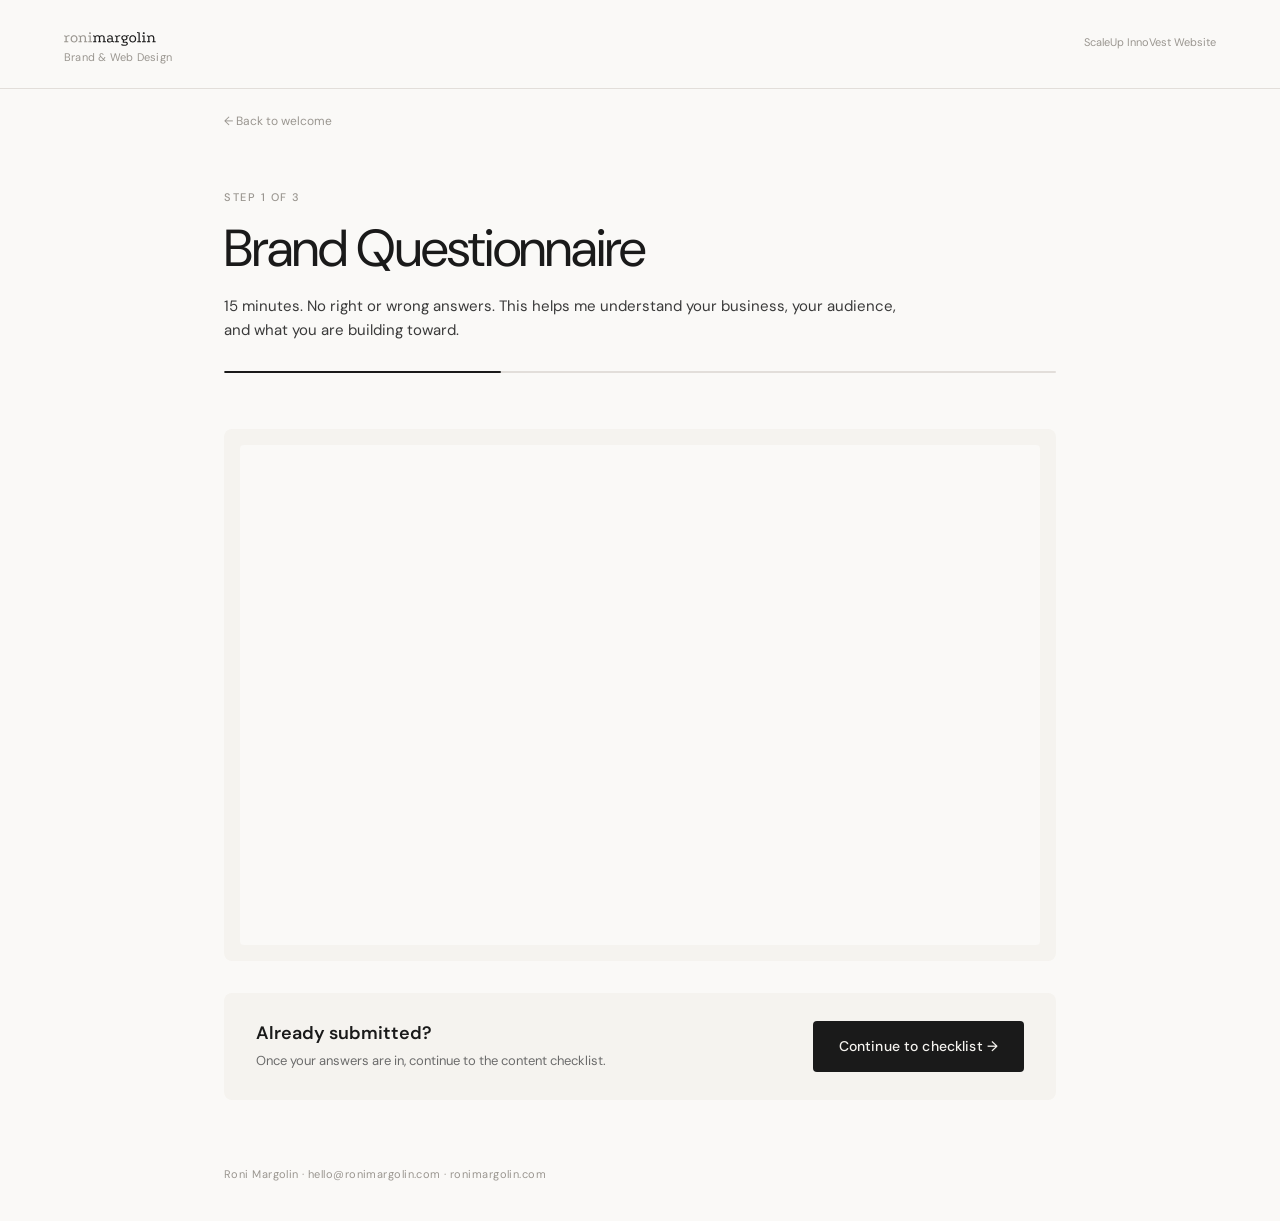
<file: clients/perry-pesi/questionnaire.html>
<!DOCTYPE html>
<html lang="en">
<head>
  <meta charset="UTF-8">
  <meta name="viewport" content="width=device-width, initial-scale=1.0">
  <title>Brand Questionnaire — Roni Margolin</title>
  <meta name="robots" content="noindex, nofollow">
  <link rel="icon" href="assets/favicon.svg" type="image/svg+xml">
  <link rel="stylesheet" href="style.css">
  <script src="https://tally.so/widgets/embed.js" defer></script>
</head>
<body>

  <header class="site-header">
    <div class="brand-block">
      <img src="assets/wordmark.svg" alt="Roni Margolin" class="wordmark">
      <span class="brand-tagline">Brand &amp; Web Design</span>
    </div>
    <span class="project-tag">ScaleUp InnoVest Website</span>
  </header>

  <nav class="nav-back">
    <a href="index.html" class="back-link">← Back to welcome</a>
  </nav>

  <main>
    <div class="container">

      <!-- Hero -->
      <section class="hero">
        <span class="eyebrow">Step 1 of 3</span>
        <h1 class="heading">Brand Questionnaire</h1>
        <p class="lead">15 minutes. No right or wrong answers. This helps me understand your business, your audience, and what you are building toward.</p>
        <div class="progress"><div class="progress-fill" data-step="1"></div></div>
      </section>

      <!-- Tally embed slot -->
      <section class="tally-embed-wrap">
        <!-- TALLY_EMBED_START -->
        <iframe
          data-tally-src="https://tally.so/embed/441o65?alignLeft=1&amp;hideTitle=1&amp;transparentBackground=1&amp;dynamicHeight=1"
          loading="lazy"
          width="100%"
          height="500"
          frameborder="0"
          marginheight="0"
          marginwidth="0"
          scrolling="no"
          title="Brand Questionnaire"
        ></iframe>
        <script>
          var d=document,w="https://tally.so/widgets/embed.js",v=function(){"undefined"!=typeof Tally?Tally.loadEmbeds():d.querySelectorAll("iframe[data-tally-src]:not([src])").forEach((function(e){e.src=e.dataset.tallySrc}))};if("undefined"!=typeof Tally)v();else if(d.querySelector('script[src="'+w+'"]')==null){var s=d.createElement("script");s.src=w,s.onload=v,s.onerror=v,d.body.appendChild(s)}
        </script>
        <!-- TALLY_EMBED_END -->
      </section>

      <!-- Continue button (visible after Tally submission, optional manual continue) -->
      <div class="submit-row" style="margin-top: 32px;">
        <div class="submit-row-text">
          <h3>Already submitted?</h3>
          <p>Once your answers are in, continue to the content checklist.</p>
        </div>
        <a href="checklist.html" class="btn btn-dark btn-lg">Continue to checklist →</a>
      </div>

    </div>
  </main>

  <footer class="site-footer">
    <div class="container">
      <span class="footer-text">Roni Margolin · hello@ronimargolin.com · ronimargolin.com</span>
    </div>
  </footer>

</body>
</html>
</file>
<file: style.css>
@import url('https://fonts.googleapis.com/css2?family=DM+Sans:wght@300;400;500;600;700&display=swap');

*, *::before, *::after { box-sizing: border-box; margin: 0; padding: 0; }

:root {
  /* Brand palette — Roni Margolin / Pixel-defined system (light) */
  --bg: #FAF9F7;
  --surface: #F5F3EF;
  --border: #E2DEDA;
  --stone: #9A9690;
  --muted: #6B6B6B;
  --soft: #3A3A3A;
  --ink: #1A1A1A;
  --amber: #D4A853;

  /* Dark variant tokens */
  --dark-bg: #141414;
  --dark-surface: #1E1E1E;
  --dark-border: #2A2A2A;
  --dark-stone: #6B6B6B;
  --dark-soft: #C8C4BE;
  --dark-ink: #F5F3EF;

  --radius-sm: 4px;
  --radius: 8px;
  --radius-lg: 12px;

  --container: 960px;
  --container-narrow: 760px;
}

html {
  font-size: 16px;
  -webkit-font-smoothing: antialiased;
  -moz-osx-font-smoothing: grayscale;
}

body {
  background: var(--bg);
  color: var(--ink);
  font-family: 'DM Sans', sans-serif;
  font-weight: 400;
  line-height: 1.6;
  min-height: 100vh;
  display: flex;
  flex-direction: column;
}

main { flex: 1; }

a { color: inherit; }

/* ── Layout ── */
.container {
  max-width: var(--container);
  margin: 0 auto;
  padding: 0 64px;
  width: 100%;
}

.container-narrow {
  max-width: var(--container-narrow);
  margin: 0 auto;
  padding: 0 64px;
  width: 100%;
}

/* ── Header ── */
.site-header {
  padding: 32px 64px 24px;
  display: flex;
  justify-content: space-between;
  align-items: flex-start;
  border-bottom: 1px solid var(--border);
}

.brand-block { line-height: 1.3; }

.brand-block .wordmark {
  display: block;
  height: 14px;
  width: auto;
  margin-bottom: 4px;
}

.brand-tagline {
  display: block;
  font-size: 11px;
  color: var(--stone);
  font-weight: 400;
  letter-spacing: 0.02em;
}

.project-tag {
  font-size: 11px;
  color: var(--stone);
  font-weight: 400;
  font-variant-numeric: tabular-nums;
  padding-top: 2px;
}

/* ── Back nav ── */
.nav-back {
  padding: 18px 64px 0;
  max-width: var(--container);
  margin: 0 auto;
  width: 100%;
}

.back-link {
  font-size: 12px;
  color: var(--stone);
  text-decoration: none;
  font-weight: 400;
  transition: color 0.15s;
  display: inline-flex;
  align-items: center;
  gap: 4px;
}

.back-link:hover { color: var(--ink); }

/* ── Footer ── */
.site-footer {
  padding: 28px 64px 36px;
  margin-top: 32px;
}

.site-footer .footer-text {
  font-size: 11px;
  color: var(--stone);
  letter-spacing: 0.04em;
  line-height: 1.5;
}

/* ── Eyebrow / labels ── */
.eyebrow {
  display: block;
  font-size: 11px;
  text-transform: uppercase;
  letter-spacing: 0.14em;
  color: var(--stone);
  font-weight: 500;
  margin-bottom: 14px;
}

.eyebrow-inline {
  display: block;
  font-size: 12px;
  color: var(--stone);
  font-weight: 400;
  margin-bottom: 16px;
}

.label-section {
  display: block;
  font-size: 11px;
  text-transform: uppercase;
  letter-spacing: 0.14em;
  color: var(--stone);
  font-weight: 500;
  margin-bottom: 24px;
}

/* ── Typography ── */
h1.display {
  font-size: 64px;
  font-weight: 400;
  line-height: 1.05;
  color: var(--ink);
  letter-spacing: -0.02em;
}

h1.heading {
  font-size: 52px;
  font-weight: 400;
  line-height: 1.1;
  color: var(--ink);
  letter-spacing: -0.02em;
}

h2 {
  font-size: 17px;
  font-weight: 600;
  color: var(--ink);
  line-height: 1.4;
  letter-spacing: -0.005em;
}

h3 {
  font-size: 15px;
  font-weight: 600;
  color: var(--ink);
  line-height: 1.4;
}

p {
  color: var(--soft);
  line-height: 1.6;
  font-size: 14px;
}

p.lead {
  font-size: 15px;
  color: var(--soft);
  line-height: 1.65;
  max-width: 680px;
}

p.small {
  font-size: 13px;
  color: var(--stone);
  line-height: 1.55;
}

/* ── Hero ── */
.hero {
  padding: 56px 0 40px;
}

.hero h1 { margin-bottom: 16px; }

/* Progress bar (under subtitle on form pages) */
.progress {
  height: 2px;
  background: var(--border);
  margin: 28px 0 0;
  position: relative;
  border-radius: 2px;
  overflow: hidden;
}

.progress-fill {
  position: absolute;
  inset: 0 auto 0 0;
  background: var(--ink);
  border-radius: 2px;
}

.progress-fill[data-step="1"] { width: 33.33%; }
.progress-fill[data-step="2"] { width: 66.66%; }
.progress-fill[data-step="3"] { width: 100%; }

/* ── Section spacing ── */
.section {
  padding: 40px 0;
  border-top: 1px solid var(--border);
}

.section.no-border { border-top: none; }

/* ── Project card (Welcome) ── */
.project-card {
  display: grid;
  grid-template-columns: repeat(4, 1fr);
  gap: 12px;
  padding: 28px 0 8px;
}

.project-card-field {
  background: var(--surface);
  border-radius: var(--radius);
  padding: 18px 20px;
}

.project-card-field .field-label {
  font-size: 10px;
  text-transform: uppercase;
  letter-spacing: 0.14em;
  color: var(--stone);
  font-weight: 500;
  margin-bottom: 8px;
}

.project-card-field .field-value {
  font-size: 14px;
  font-weight: 500;
  color: var(--ink);
}

/* ── Phases (What Happens Next) ── */
.phases {
  margin-top: 8px;
  position: relative;
}

.phase {
  display: grid;
  grid-template-columns: 56px 1fr;
  gap: 16px;
  padding: 16px 0;
  position: relative;
}

.phase::before {
  content: '';
  position: absolute;
  left: 13px;
  top: 40px;
  bottom: -8px;
  width: 1px;
  background: var(--border);
}

.phase:last-child::before { display: none; }

.phase-number {
  width: 28px;
  height: 28px;
  border-radius: 50%;
  background: var(--bg);
  border: 1px solid var(--border);
  display: flex;
  align-items: center;
  justify-content: center;
  font-size: 12px;
  color: var(--stone);
  font-weight: 500;
  flex-shrink: 0;
  font-variant-numeric: tabular-nums;
  position: relative;
  z-index: 1;
}

.phase.active .phase-number {
  background: var(--ink);
  border-color: var(--ink);
  color: var(--dark-ink);
}

.phase-body { padding-top: 4px; }

.phase-body h3 {
  font-size: 14px;
  font-weight: 600;
  color: var(--ink);
  margin-bottom: 6px;
}

.phase-body p {
  font-size: 13px;
  color: var(--muted);
  line-height: 1.55;
  max-width: 700px;
}

/* ── How we work (info cards, 2-up) ── */
.info-cards {
  display: grid;
  grid-template-columns: 1fr 1fr;
  gap: 16px;
}

.info-card {
  background: var(--surface);
  border-radius: var(--radius);
  padding: 22px 24px;
}

.info-card h3 {
  font-size: 14px;
  font-weight: 600;
  color: var(--ink);
  margin-bottom: 8px;
}

.info-card p {
  font-size: 13px;
  color: var(--muted);
  line-height: 1.55;
}

/* ── Dark Next Steps (3-up cards) ── */
.next-steps-dark {
  background: var(--dark-bg);
  padding: 48px 0 60px;
  margin-top: 48px;
  border-top: none;
}

.next-steps-dark .label-section {
  color: rgba(245, 243, 239, 0.5);
}

.step-cards {
  display: grid;
  grid-template-columns: repeat(3, 1fr);
  gap: 16px;
  margin-top: 8px;
}

.step-card {
  background: rgba(255, 255, 255, 0.04);
  border: 1px solid rgba(255, 255, 255, 0.06);
  border-radius: var(--radius);
  padding: 24px;
  display: flex;
  flex-direction: column;
}

.step-card-meta {
  font-size: 10px;
  text-transform: uppercase;
  letter-spacing: 0.14em;
  color: rgba(245, 243, 239, 0.45);
  font-weight: 500;
  margin-bottom: 10px;
}

.step-card h3 {
  font-size: 17px;
  font-weight: 500;
  color: var(--dark-ink);
  margin-bottom: 8px;
  letter-spacing: -0.005em;
}

.step-card p {
  font-size: 13px;
  color: rgba(245, 243, 239, 0.6);
  line-height: 1.55;
  margin-bottom: 20px;
  flex: 1;
}

.step-card .btn { align-self: flex-start; }

.next-steps-dark .footer-inline {
  margin-top: 40px;
  font-size: 11px;
  color: rgba(245, 243, 239, 0.4);
  letter-spacing: 0.04em;
}

/* ── Buttons ── */
.btn {
  display: inline-flex;
  align-items: center;
  justify-content: center;
  gap: 8px;
  padding: 11px 20px;
  border-radius: var(--radius-sm);
  font-family: 'DM Sans', sans-serif;
  font-size: 13px;
  font-weight: 500;
  cursor: pointer;
  border: none;
  text-decoration: none;
  transition: opacity 0.15s ease, transform 0.05s ease;
  letter-spacing: 0.01em;
}

.btn:hover { opacity: 0.85; }
.btn:active { transform: scale(0.99); }

.btn-primary {
  background: var(--dark-ink);
  color: var(--ink);
}

.btn-dark {
  background: var(--ink);
  color: var(--dark-ink);
}

.btn-block { width: 100%; }
.btn-lg { padding: 14px 26px; font-size: 14px; }

/* ── Form ── */
form { width: 100%; }

.form-section {
  padding: 36px 0;
  border-top: 1px solid var(--border);
}

.form-section:first-of-type {
  border-top: none;
  padding-top: 16px;
}

.form-section-header { margin-bottom: 28px; }

.form-question { margin-bottom: 28px; }
.form-question:last-child { margin-bottom: 0; }

.form-question .question-text {
  display: block;
  font-size: 15px;
  font-weight: 600;
  color: var(--ink);
  margin-bottom: 4px;
  line-height: 1.4;
}

.form-question .question-help {
  display: block;
  font-size: 12px;
  color: var(--stone);
  margin-bottom: 12px;
  line-height: 1.5;
}

.form-question input[type="text"],
.form-question input[type="email"],
.form-question textarea {
  width: 100%;
  background: var(--bg);
  border: 1px solid var(--border);
  border-radius: var(--radius-sm);
  padding: 14px 16px;
  font-family: 'DM Sans', sans-serif;
  font-size: 14px;
  font-weight: 400;
  color: var(--ink);
  outline: none;
  transition: border-color 0.15s, background 0.15s;
  -webkit-appearance: none;
}

.form-question input[type="text"]::placeholder,
.form-question input[type="email"]::placeholder,
.form-question textarea::placeholder {
  color: var(--stone);
}

.form-question input:focus,
.form-question textarea:focus {
  border-color: var(--muted);
}

.form-question textarea {
  resize: vertical;
  min-height: 96px;
  line-height: 1.6;
}

/* Two inputs side by side */
.input-row {
  display: grid;
  grid-template-columns: 1fr 1fr;
  gap: 12px;
}

/* ── Checkbox stack (questionnaire options) ── */
.checkbox-stack {
  display: flex;
  flex-direction: column;
  gap: 8px;
}

.checkbox-row {
  display: flex;
  align-items: center;
  gap: 14px;
  padding: 14px 18px;
  background: var(--surface);
  border-radius: var(--radius-sm);
  cursor: pointer;
  transition: background 0.15s;
}

.checkbox-row:hover { background: #EDEAE3; }

.checkbox-row input[type="checkbox"],
.checkbox-row input[type="radio"] {
  width: 16px;
  height: 16px;
  margin: 0;
  accent-color: var(--ink);
  cursor: pointer;
  flex-shrink: 0;
  -webkit-appearance: none;
  appearance: none;
  border: 1.5px solid var(--border);
  border-radius: 3px;
  background: var(--bg);
  position: relative;
}

.checkbox-row input[type="checkbox"]:checked {
  background: var(--ink);
  border-color: var(--ink);
}

.checkbox-row input[type="checkbox"]:checked::after {
  content: '';
  position: absolute;
  top: 2px;
  left: 5px;
  width: 4px;
  height: 8px;
  border: solid var(--dark-ink);
  border-width: 0 1.5px 1.5px 0;
  transform: rotate(45deg);
}

.checkbox-row span {
  font-size: 14px;
  color: var(--ink);
  font-weight: 400;
}

/* ── Submit row ── */
.submit-row {
  margin-top: 36px;
  padding: 28px 32px;
  background: var(--surface);
  border-radius: var(--radius);
  display: flex;
  justify-content: space-between;
  align-items: center;
  gap: 24px;
}

.submit-row-text { flex: 1; }

.submit-row h3 {
  font-size: 18px;
  font-weight: 600;
  color: var(--ink);
  margin-bottom: 4px;
}

.submit-row p {
  font-size: 13px;
  color: var(--muted);
}

.submit-row .btn { flex-shrink: 0; }

/* ── Tally embed wrap ── */
.tally-embed-wrap {
  background: var(--surface);
  border-radius: var(--radius);
  padding: 16px;
  margin: 16px 0 8px;
  min-height: 400px;
}

.tally-embed-wrap iframe {
  width: 100%;
  border: none;
  border-radius: var(--radius-sm);
  display: block;
  background: var(--bg);
  overflow: hidden;
}

@media (max-width: 600px) {
  .tally-embed-wrap { padding: 8px; }
}

/* ── Drive folder CTA (Checklist top) ── */
.drive-cta {
  display: flex;
  justify-content: space-between;
  align-items: center;
  gap: 24px;
  padding: 24px 28px;
  background: var(--surface);
  border-radius: var(--radius);
  border-left: 3px solid var(--amber);
  margin: 8px 0 32px;
}

.drive-cta-text { flex: 1; }

.drive-cta-text .label-section { margin-bottom: 6px; }

.drive-cta-text p {
  font-size: 13px;
  color: var(--muted);
  line-height: 1.55;
  margin: 0;
}

.drive-cta .btn { flex-shrink: 0; }

@media (max-width: 600px) {
  .drive-cta { flex-direction: column; align-items: flex-start; padding: 20px 22px; }
  .drive-cta .btn { width: 100%; }
}

/* ── Checklist ── */
.checklist-legend {
  display: flex;
  justify-content: center;
  gap: 32px;
  padding: 16px 0 32px;
}

.legend-item {
  display: flex;
  align-items: center;
  gap: 10px;
  font-size: 12px;
  color: var(--soft);
  font-weight: 400;
}

.legend-item.muted { color: var(--stone); }

.legend-dot {
  width: 8px;
  height: 8px;
  border-radius: 50%;
  flex-shrink: 0;
}

.legend-dot.filled { background: var(--ink); }
.legend-dot.outline {
  background: var(--bg);
  border: 1.5px solid var(--stone);
}

.checklist-section {
  padding: 28px 0 8px;
  border-top: 1px solid var(--border);
}

.checklist-section:first-of-type {
  border-top: none;
  padding-top: 8px;
}

.checklist-section .label-section {
  display: block;
  margin-bottom: 12px;
}

.checklist-items {
  display: flex;
  flex-direction: column;
  gap: 8px;
}

.checklist-item {
  display: flex;
  align-items: center;
  gap: 18px;
  padding: 16px 22px;
  background: var(--bg);
  border: 1px solid var(--border);
  border-radius: var(--radius);
}

.checklist-item .item-marker {
  width: 8px;
  height: 8px;
  border-radius: 50%;
  background: var(--ink);
  flex-shrink: 0;
  margin-left: 4px;
  margin-right: 4px;
}

.checklist-item.optional .item-marker {
  background: var(--bg);
  border: 1.5px solid var(--stone);
}

.checklist-item-body {
  flex: 1;
}

.checklist-item-body .item-label {
  display: block;
  font-size: 14px;
  color: var(--ink);
  font-weight: 500;
  line-height: 1.3;
  margin-bottom: 2px;
}

.checklist-item-body .item-help {
  display: block;
  font-size: 12px;
  color: var(--stone);
  font-weight: 400;
  line-height: 1.4;
}

.checklist-item.optional .item-label { color: var(--muted); }

.checklist-item .badge {
  font-size: 10px;
  text-transform: uppercase;
  letter-spacing: 0.08em;
  padding: 5px 12px;
  border-radius: 999px;
  font-weight: 500;
  background: var(--ink);
  color: var(--dark-ink);
  flex-shrink: 0;
}

.checklist-item .badge.optional {
  background: var(--bg);
  color: var(--stone);
  border: 1px solid var(--border);
}

.checklist-note {
  margin-top: 32px;
  padding: 22px 24px;
  background: var(--surface);
  border-radius: var(--radius);
  border-left: 3px solid var(--amber);
}

.checklist-note h3 {
  font-size: 14px;
  font-weight: 600;
  color: var(--ink);
  margin-bottom: 6px;
}

.checklist-note p {
  font-size: 13px;
  color: var(--muted);
  line-height: 1.55;
}

/* ── Payment ── */
.subtitle-rule {
  display: block;
  width: 64px;
  height: 2px;
  background: var(--ink);
  margin-top: 22px;
}

.deposit-card {
  background: var(--dark-bg);
  border-radius: var(--radius-lg);
  padding: 36px 40px;
  color: var(--dark-ink);
  margin: 36px 0 0;
  display: grid;
  grid-template-columns: 1fr 1fr;
  gap: 32px;
}

.deposit-card .deposit-half-label {
  font-size: 10px;
  text-transform: uppercase;
  letter-spacing: 0.14em;
  color: rgba(245, 243, 239, 0.55);
  font-weight: 500;
  margin-bottom: 10px;
  display: block;
}

.deposit-amount {
  font-size: 48px;
  font-weight: 400;
  letter-spacing: -0.02em;
  line-height: 1;
  color: var(--dark-ink);
  margin-bottom: 12px;
  word-break: break-word;
}

.deposit-meta {
  font-size: 13px;
  color: rgba(245, 243, 239, 0.55);
}

.deposit-half.right { text-align: right; }

.transfer-fields {
  display: grid;
  grid-template-columns: repeat(4, 1fr);
  gap: 12px;
  margin-top: 12px;
}

.transfer-field {
  background: var(--surface);
  padding: 18px 20px;
  border-radius: var(--radius);
}

.transfer-field .field-label {
  font-size: 10px;
  text-transform: uppercase;
  letter-spacing: 0.14em;
  color: var(--stone);
  font-weight: 500;
  margin-bottom: 8px;
}

.transfer-field .field-value {
  font-size: 14px;
  color: var(--ink);
  font-weight: 500;
  word-break: break-word;
  line-height: 1.4;
}

.transfer-field .field-meta {
  font-size: 11px;
  color: var(--stone);
  margin-top: 6px;
  display: block;
  line-height: 1.4;
}

.currency-cards {
  display: grid;
  grid-template-columns: 1fr 1fr;
  gap: 16px;
  margin-top: 12px;
}

.currency-card {
  background: var(--surface);
  border-radius: var(--radius);
  padding: 20px 22px;
}

.currency-card-header {
  display: flex;
  align-items: center;
  gap: 10px;
  margin-bottom: 10px;
}

.currency-icon {
  width: 24px;
  height: 24px;
  border-radius: 50%;
  background: var(--ink);
  color: var(--dark-ink);
  display: flex;
  align-items: center;
  justify-content: center;
  font-size: 12px;
  font-weight: 500;
  flex-shrink: 0;
}

.currency-card-title {
  font-size: 14px;
  font-weight: 600;
  color: var(--ink);
}

.currency-card p {
  font-size: 13px;
  color: var(--muted);
  line-height: 1.55;
}

.after-transfer {
  display: grid;
  grid-template-columns: repeat(3, 1fr);
  gap: 16px;
  margin-top: 12px;
}

.after-transfer-step {
  background: var(--surface);
  border-radius: var(--radius);
  padding: 22px 24px;
}

.after-transfer-num {
  font-size: 11px;
  font-weight: 500;
  color: var(--stone);
  margin-bottom: 10px;
  font-variant-numeric: tabular-nums;
  letter-spacing: 0.05em;
  display: block;
}

.after-transfer-step h3 {
  font-size: 14px;
  font-weight: 600;
  color: var(--ink);
  margin-bottom: 6px;
}

.after-transfer-step p {
  font-size: 13px;
  color: var(--muted);
  line-height: 1.55;
}

/* ── Responsive ── */
@media (max-width: 900px) {
  .container,
  .container-narrow { padding: 0 40px; }
  .site-header { padding: 28px 40px 20px; }
  .site-footer { padding: 24px 40px 32px; }
  .nav-back { padding: 14px 40px 0; }
  h1.display { font-size: 48px; }
  h1.heading { font-size: 38px; }
  .deposit-amount { font-size: 38px; }
  .deposit-card { padding: 28px; gap: 24px; }
  .project-card { grid-template-columns: 1fr 1fr; }
  .transfer-fields { grid-template-columns: 1fr 1fr; }
  .after-transfer { grid-template-columns: 1fr; }
  .step-cards { grid-template-columns: 1fr; }
  .info-cards { grid-template-columns: 1fr; }
  .currency-cards { grid-template-columns: 1fr; }
}

@media (max-width: 600px) {
  .container,
  .container-narrow { padding: 0 24px; }
  .site-header { padding: 22px 24px 18px; }
  .site-footer { padding: 22px 24px 28px; }
  .nav-back { padding: 12px 24px 0; }
  h1.display { font-size: 36px; }
  h1.heading { font-size: 30px; }
  .deposit-card { grid-template-columns: 1fr; }
  .deposit-half.right { text-align: left; }
  .deposit-amount { font-size: 34px; }
  .submit-row { flex-direction: column; align-items: flex-start; padding: 22px 24px; }
  .submit-row .btn { width: 100%; }
  .checklist-legend { flex-direction: column; gap: 8px; align-items: center; }
}
</file>
<file: clients/perry-pesi/style.css>
@import url('https://fonts.googleapis.com/css2?family=DM+Sans:wght@300;400;500;600;700&display=swap');

*, *::before, *::after { box-sizing: border-box; margin: 0; padding: 0; }

:root {
  /* Brand palette — Roni Margolin / Pixel-defined system (light) */
  --bg: #FAF9F7;
  --surface: #F5F3EF;
  --border: #E2DEDA;
  --stone: #9A9690;
  --muted: #6B6B6B;
  --soft: #3A3A3A;
  --ink: #1A1A1A;
  --amber: #D4A853;

  /* Dark variant tokens */
  --dark-bg: #141414;
  --dark-surface: #1E1E1E;
  --dark-border: #2A2A2A;
  --dark-stone: #6B6B6B;
  --dark-soft: #C8C4BE;
  --dark-ink: #F5F3EF;

  --radius-sm: 4px;
  --radius: 8px;
  --radius-lg: 12px;

  --container: 960px;
  --container-narrow: 760px;
}

html {
  font-size: 16px;
  -webkit-font-smoothing: antialiased;
  -moz-osx-font-smoothing: grayscale;
}

body {
  background: var(--bg);
  color: var(--ink);
  font-family: 'DM Sans', sans-serif;
  font-weight: 400;
  line-height: 1.6;
  min-height: 100vh;
  display: flex;
  flex-direction: column;
}

main { flex: 1; }

a { color: inherit; }

/* ── Layout ── */
.container {
  max-width: var(--container);
  margin: 0 auto;
  padding: 0 64px;
  width: 100%;
}

.container-narrow {
  max-width: var(--container-narrow);
  margin: 0 auto;
  padding: 0 64px;
  width: 100%;
}

/* ── Header ── */
.site-header {
  padding: 32px 64px 24px;
  display: flex;
  justify-content: space-between;
  align-items: flex-start;
  border-bottom: 1px solid var(--border);
}

.brand-block { line-height: 1.3; }

.brand-block .wordmark {
  display: block;
  height: 14px;
  width: auto;
  margin-bottom: 4px;
}

.brand-tagline {
  display: block;
  font-size: 11px;
  color: var(--stone);
  font-weight: 400;
  letter-spacing: 0.02em;
}

.project-tag {
  font-size: 11px;
  color: var(--stone);
  font-weight: 400;
  font-variant-numeric: tabular-nums;
  padding-top: 2px;
}

/* ── Back nav ── */
.nav-back {
  padding: 18px 64px 0;
  max-width: var(--container);
  margin: 0 auto;
  width: 100%;
}

.back-link {
  font-size: 12px;
  color: var(--stone);
  text-decoration: none;
  font-weight: 400;
  transition: color 0.15s;
  display: inline-flex;
  align-items: center;
  gap: 4px;
}

.back-link:hover { color: var(--ink); }

/* ── Footer ── */
.site-footer {
  padding: 28px 64px 36px;
  margin-top: 32px;
}

.site-footer .footer-text {
  font-size: 11px;
  color: var(--stone);
  letter-spacing: 0.04em;
  line-height: 1.5;
}

/* ── Eyebrow / labels ── */
.eyebrow {
  display: block;
  font-size: 11px;
  text-transform: uppercase;
  letter-spacing: 0.14em;
  color: var(--stone);
  font-weight: 500;
  margin-bottom: 14px;
}

.eyebrow-inline {
  display: block;
  font-size: 12px;
  color: var(--stone);
  font-weight: 400;
  margin-bottom: 16px;
}

.label-section {
  display: block;
  font-size: 11px;
  text-transform: uppercase;
  letter-spacing: 0.14em;
  color: var(--stone);
  font-weight: 500;
  margin-bottom: 24px;
}

/* ── Typography ── */
h1.display {
  font-size: 64px;
  font-weight: 400;
  line-height: 1.05;
  color: var(--ink);
  letter-spacing: -0.02em;
}

h1.heading {
  font-size: 52px;
  font-weight: 400;
  line-height: 1.1;
  color: var(--ink);
  letter-spacing: -0.02em;
}

h2 {
  font-size: 17px;
  font-weight: 600;
  color: var(--ink);
  line-height: 1.4;
  letter-spacing: -0.005em;
}

h3 {
  font-size: 15px;
  font-weight: 600;
  color: var(--ink);
  line-height: 1.4;
}

p {
  color: var(--soft);
  line-height: 1.6;
  font-size: 14px;
}

p.lead {
  font-size: 15px;
  color: var(--soft);
  line-height: 1.65;
  max-width: 680px;
}

p.small {
  font-size: 13px;
  color: var(--stone);
  line-height: 1.55;
}

/* ── Hero ── */
.hero {
  padding: 56px 0 40px;
}

.hero h1 { margin-bottom: 16px; }

/* Progress bar (under subtitle on form pages) */
.progress {
  height: 2px;
  background: var(--border);
  margin: 28px 0 0;
  position: relative;
  border-radius: 2px;
  overflow: hidden;
}

.progress-fill {
  position: absolute;
  inset: 0 auto 0 0;
  background: var(--ink);
  border-radius: 2px;
}

.progress-fill[data-step="1"] { width: 33.33%; }
.progress-fill[data-step="2"] { width: 66.66%; }
.progress-fill[data-step="3"] { width: 100%; }

/* ── Section spacing ── */
.section {
  padding: 40px 0;
  border-top: 1px solid var(--border);
}

.section.no-border { border-top: none; }

/* ── Project card (Welcome) ── */
.project-card {
  display: grid;
  grid-template-columns: repeat(4, 1fr);
  gap: 12px;
  padding: 28px 0 8px;
}

.project-card-field {
  background: var(--surface);
  border-radius: var(--radius);
  padding: 18px 20px;
}

.project-card-field .field-label {
  font-size: 10px;
  text-transform: uppercase;
  letter-spacing: 0.14em;
  color: var(--stone);
  font-weight: 500;
  margin-bottom: 8px;
}

.project-card-field .field-value {
  font-size: 14px;
  font-weight: 500;
  color: var(--ink);
}

/* ── Phases (What Happens Next) ── */
.phases {
  margin-top: 8px;
  position: relative;
}

.phase {
  display: grid;
  grid-template-columns: 56px 1fr;
  gap: 16px;
  padding: 16px 0;
  position: relative;
}

.phase::before {
  content: '';
  position: absolute;
  left: 13px;
  top: 40px;
  bottom: -8px;
  width: 1px;
  background: var(--border);
}

.phase:last-child::before { display: none; }

.phase-number {
  width: 28px;
  height: 28px;
  border-radius: 50%;
  background: var(--bg);
  border: 1px solid var(--border);
  display: flex;
  align-items: center;
  justify-content: center;
  font-size: 12px;
  color: var(--stone);
  font-weight: 500;
  flex-shrink: 0;
  font-variant-numeric: tabular-nums;
  position: relative;
  z-index: 1;
}

.phase.active .phase-number {
  background: var(--ink);
  border-color: var(--ink);
  color: var(--dark-ink);
}

.phase-body { padding-top: 4px; }

.phase-body h3 {
  font-size: 14px;
  font-weight: 600;
  color: var(--ink);
  margin-bottom: 6px;
}

.phase-body p {
  font-size: 13px;
  color: var(--muted);
  line-height: 1.55;
  max-width: 700px;
}

/* ── How we work (info cards, 2-up) ── */
.info-cards {
  display: grid;
  grid-template-columns: 1fr 1fr;
  gap: 16px;
}

.info-card {
  background: var(--surface);
  border-radius: var(--radius);
  padding: 22px 24px;
}

.info-card h3 {
  font-size: 14px;
  font-weight: 600;
  color: var(--ink);
  margin-bottom: 8px;
}

.info-card p {
  font-size: 13px;
  color: var(--muted);
  line-height: 1.55;
}

/* ── Dark Next Steps (3-up cards) ── */
.next-steps-dark {
  background: var(--dark-bg);
  padding: 48px 0 60px;
  margin-top: 48px;
  border-top: none;
}

.next-steps-dark .label-section {
  color: rgba(245, 243, 239, 0.5);
}

.step-cards {
  display: grid;
  grid-template-columns: repeat(3, 1fr);
  gap: 16px;
  margin-top: 8px;
}

.step-card {
  background: rgba(255, 255, 255, 0.04);
  border: 1px solid rgba(255, 255, 255, 0.06);
  border-radius: var(--radius);
  padding: 24px;
  display: flex;
  flex-direction: column;
}

.step-card-meta {
  font-size: 10px;
  text-transform: uppercase;
  letter-spacing: 0.14em;
  color: rgba(245, 243, 239, 0.45);
  font-weight: 500;
  margin-bottom: 10px;
}

.step-card h3 {
  font-size: 17px;
  font-weight: 500;
  color: var(--dark-ink);
  margin-bottom: 8px;
  letter-spacing: -0.005em;
}

.step-card p {
  font-size: 13px;
  color: rgba(245, 243, 239, 0.6);
  line-height: 1.55;
  margin-bottom: 20px;
  flex: 1;
}

.step-card .btn { align-self: flex-start; }

.next-steps-dark .footer-inline {
  margin-top: 40px;
  font-size: 11px;
  color: rgba(245, 243, 239, 0.4);
  letter-spacing: 0.04em;
}

/* ── Buttons ── */
.btn {
  display: inline-flex;
  align-items: center;
  justify-content: center;
  gap: 8px;
  padding: 11px 20px;
  border-radius: var(--radius-sm);
  font-family: 'DM Sans', sans-serif;
  font-size: 13px;
  font-weight: 500;
  cursor: pointer;
  border: none;
  text-decoration: none;
  transition: opacity 0.15s ease, transform 0.05s ease;
  letter-spacing: 0.01em;
}

.btn:hover { opacity: 0.85; }
.btn:active { transform: scale(0.99); }

.btn-primary {
  background: var(--dark-ink);
  color: var(--ink);
}

.btn-dark {
  background: var(--ink);
  color: var(--dark-ink);
}

.btn-block { width: 100%; }
.btn-lg { padding: 14px 26px; font-size: 14px; }

/* ── Form ── */
form { width: 100%; }

.form-section {
  padding: 36px 0;
  border-top: 1px solid var(--border);
}

.form-section:first-of-type {
  border-top: none;
  padding-top: 16px;
}

.form-section-header { margin-bottom: 28px; }

.form-question { margin-bottom: 28px; }
.form-question:last-child { margin-bottom: 0; }

.form-question .question-text {
  display: block;
  font-size: 15px;
  font-weight: 600;
  color: var(--ink);
  margin-bottom: 4px;
  line-height: 1.4;
}

.form-question .question-help {
  display: block;
  font-size: 12px;
  color: var(--stone);
  margin-bottom: 12px;
  line-height: 1.5;
}

.form-question input[type="text"],
.form-question input[type="email"],
.form-question textarea {
  width: 100%;
  background: var(--bg);
  border: 1px solid var(--border);
  border-radius: var(--radius-sm);
  padding: 14px 16px;
  font-family: 'DM Sans', sans-serif;
  font-size: 14px;
  font-weight: 400;
  color: var(--ink);
  outline: none;
  transition: border-color 0.15s, background 0.15s;
  -webkit-appearance: none;
}

.form-question input[type="text"]::placeholder,
.form-question input[type="email"]::placeholder,
.form-question textarea::placeholder {
  color: var(--stone);
}

.form-question input:focus,
.form-question textarea:focus {
  border-color: var(--muted);
}

.form-question textarea {
  resize: vertical;
  min-height: 96px;
  line-height: 1.6;
}

/* Two inputs side by side */
.input-row {
  display: grid;
  grid-template-columns: 1fr 1fr;
  gap: 12px;
}

/* ── Checkbox stack (questionnaire options) ── */
.checkbox-stack {
  display: flex;
  flex-direction: column;
  gap: 8px;
}

.checkbox-row {
  display: flex;
  align-items: center;
  gap: 14px;
  padding: 14px 18px;
  background: var(--surface);
  border-radius: var(--radius-sm);
  cursor: pointer;
  transition: background 0.15s;
}

.checkbox-row:hover { background: #EDEAE3; }

.checkbox-row input[type="checkbox"],
.checkbox-row input[type="radio"] {
  width: 16px;
  height: 16px;
  margin: 0;
  accent-color: var(--ink);
  cursor: pointer;
  flex-shrink: 0;
  -webkit-appearance: none;
  appearance: none;
  border: 1.5px solid var(--border);
  border-radius: 3px;
  background: var(--bg);
  position: relative;
}

.checkbox-row input[type="checkbox"]:checked {
  background: var(--ink);
  border-color: var(--ink);
}

.checkbox-row input[type="checkbox"]:checked::after {
  content: '';
  position: absolute;
  top: 2px;
  left: 5px;
  width: 4px;
  height: 8px;
  border: solid var(--dark-ink);
  border-width: 0 1.5px 1.5px 0;
  transform: rotate(45deg);
}

.checkbox-row span {
  font-size: 14px;
  color: var(--ink);
  font-weight: 400;
}

/* ── Submit row ── */
.submit-row {
  margin-top: 36px;
  padding: 28px 32px;
  background: var(--surface);
  border-radius: var(--radius);
  display: flex;
  justify-content: space-between;
  align-items: center;
  gap: 24px;
}

.submit-row-text { flex: 1; }

.submit-row h3 {
  font-size: 18px;
  font-weight: 600;
  color: var(--ink);
  margin-bottom: 4px;
}

.submit-row p {
  font-size: 13px;
  color: var(--muted);
}

.submit-row .btn { flex-shrink: 0; }

/* ── Tally embed wrap ── */
.tally-embed-wrap {
  background: var(--surface);
  border-radius: var(--radius);
  padding: 16px;
  margin: 16px 0 8px;
  min-height: 400px;
}

.tally-embed-wrap iframe {
  width: 100%;
  border: none;
  border-radius: var(--radius-sm);
  display: block;
  background: var(--bg);
}

@media (max-width: 600px) {
  .tally-embed-wrap { padding: 8px; }
}

/* ── Drive folder CTA (Checklist top) ── */
.drive-cta {
  display: flex;
  justify-content: space-between;
  align-items: center;
  gap: 24px;
  padding: 24px 28px;
  background: var(--surface);
  border-radius: var(--radius);
  border-left: 3px solid var(--amber);
  margin: 8px 0 32px;
}

.drive-cta-text { flex: 1; }

.drive-cta-text .label-section { margin-bottom: 6px; }

.drive-cta-text p {
  font-size: 13px;
  color: var(--muted);
  line-height: 1.55;
  margin: 0;
}

.drive-cta .btn { flex-shrink: 0; }

@media (max-width: 600px) {
  .drive-cta { flex-direction: column; align-items: flex-start; padding: 20px 22px; }
  .drive-cta .btn { width: 100%; }
}

/* ── Checklist ── */
.checklist-legend {
  display: flex;
  justify-content: center;
  gap: 32px;
  padding: 16px 0 32px;
}

.legend-item {
  display: flex;
  align-items: center;
  gap: 10px;
  font-size: 12px;
  color: var(--soft);
  font-weight: 400;
}

.legend-item.muted { color: var(--stone); }

.legend-dot {
  width: 8px;
  height: 8px;
  border-radius: 50%;
  flex-shrink: 0;
}

.legend-dot.filled { background: var(--ink); }
.legend-dot.outline {
  background: var(--bg);
  border: 1.5px solid var(--stone);
}

.checklist-section {
  padding: 28px 0 8px;
  border-top: 1px solid var(--border);
}

.checklist-section:first-of-type {
  border-top: none;
  padding-top: 8px;
}

.checklist-section .label-section {
  display: block;
  margin-bottom: 12px;
}

.checklist-items {
  display: flex;
  flex-direction: column;
  gap: 8px;
}

.checklist-item {
  display: flex;
  align-items: center;
  gap: 18px;
  padding: 16px 22px;
  background: var(--bg);
  border: 1px solid var(--border);
  border-radius: var(--radius);
}

.checklist-item .item-marker {
  width: 8px;
  height: 8px;
  border-radius: 50%;
  background: var(--ink);
  flex-shrink: 0;
  margin-left: 4px;
  margin-right: 4px;
}

.checklist-item.optional .item-marker {
  background: var(--bg);
  border: 1.5px solid var(--stone);
}

.checklist-item-body {
  flex: 1;
}

.checklist-item-body .item-label {
  display: block;
  font-size: 14px;
  color: var(--ink);
  font-weight: 500;
  line-height: 1.3;
  margin-bottom: 2px;
}

.checklist-item-body .item-help {
  display: block;
  font-size: 12px;
  color: var(--stone);
  font-weight: 400;
  line-height: 1.4;
}

.checklist-item.optional .item-label { color: var(--muted); }

.checklist-item .badge {
  font-size: 10px;
  text-transform: uppercase;
  letter-spacing: 0.08em;
  padding: 5px 12px;
  border-radius: 999px;
  font-weight: 500;
  background: var(--ink);
  color: var(--dark-ink);
  flex-shrink: 0;
}

.checklist-item .badge.optional {
  background: var(--bg);
  color: var(--stone);
  border: 1px solid var(--border);
}

.checklist-note {
  margin-top: 32px;
  padding: 22px 24px;
  background: var(--surface);
  border-radius: var(--radius);
  border-left: 3px solid var(--amber);
}

.checklist-note h3 {
  font-size: 14px;
  font-weight: 600;
  color: var(--ink);
  margin-bottom: 6px;
}

.checklist-note p {
  font-size: 13px;
  color: var(--muted);
  line-height: 1.55;
}

/* ── Payment ── */
.subtitle-rule {
  display: block;
  width: 64px;
  height: 2px;
  background: var(--ink);
  margin-top: 22px;
}

.deposit-card {
  background: var(--dark-bg);
  border-radius: var(--radius-lg);
  padding: 36px 40px;
  color: var(--dark-ink);
  margin: 36px 0 0;
  display: grid;
  grid-template-columns: 1fr 1fr;
  gap: 32px;
}

.deposit-card .deposit-half-label {
  font-size: 10px;
  text-transform: uppercase;
  letter-spacing: 0.14em;
  color: rgba(245, 243, 239, 0.55);
  font-weight: 500;
  margin-bottom: 10px;
  display: block;
}

.deposit-amount {
  font-size: 48px;
  font-weight: 400;
  letter-spacing: -0.02em;
  line-height: 1;
  color: var(--dark-ink);
  margin-bottom: 12px;
  word-break: break-word;
}

.deposit-meta {
  font-size: 13px;
  color: rgba(245, 243, 239, 0.55);
}

.deposit-half.right { text-align: right; }

.transfer-fields {
  display: grid;
  grid-template-columns: repeat(4, 1fr);
  gap: 12px;
  margin-top: 12px;
}

.transfer-field {
  background: var(--surface);
  padding: 18px 20px;
  border-radius: var(--radius);
}

.transfer-field .field-label {
  font-size: 10px;
  text-transform: uppercase;
  letter-spacing: 0.14em;
  color: var(--stone);
  font-weight: 500;
  margin-bottom: 8px;
}

.transfer-field .field-value {
  font-size: 14px;
  color: var(--ink);
  font-weight: 500;
  word-break: break-word;
  line-height: 1.4;
}

.transfer-field .field-meta {
  font-size: 11px;
  color: var(--stone);
  margin-top: 6px;
  display: block;
  line-height: 1.4;
}

.currency-cards {
  display: grid;
  grid-template-columns: 1fr 1fr;
  gap: 16px;
  margin-top: 12px;
}

.currency-card {
  background: var(--surface);
  border-radius: var(--radius);
  padding: 20px 22px;
}

.currency-card-header {
  display: flex;
  align-items: center;
  gap: 10px;
  margin-bottom: 10px;
}

.currency-icon {
  width: 24px;
  height: 24px;
  border-radius: 50%;
  background: var(--ink);
  color: var(--dark-ink);
  display: flex;
  align-items: center;
  justify-content: center;
  font-size: 12px;
  font-weight: 500;
  flex-shrink: 0;
}

.currency-card-title {
  font-size: 14px;
  font-weight: 600;
  color: var(--ink);
}

.currency-card p {
  font-size: 13px;
  color: var(--muted);
  line-height: 1.55;
}

.after-transfer {
  display: grid;
  grid-template-columns: repeat(3, 1fr);
  gap: 16px;
  margin-top: 12px;
}

.after-transfer-step {
  background: var(--surface);
  border-radius: var(--radius);
  padding: 22px 24px;
}

.after-transfer-num {
  font-size: 11px;
  font-weight: 500;
  color: var(--stone);
  margin-bottom: 10px;
  font-variant-numeric: tabular-nums;
  letter-spacing: 0.05em;
  display: block;
}

.after-transfer-step h3 {
  font-size: 14px;
  font-weight: 600;
  color: var(--ink);
  margin-bottom: 6px;
}

.after-transfer-step p {
  font-size: 13px;
  color: var(--muted);
  line-height: 1.55;
}

/* ── Responsive ── */
@media (max-width: 900px) {
  .container,
  .container-narrow { padding: 0 40px; }
  .site-header { padding: 28px 40px 20px; }
  .site-footer { padding: 24px 40px 32px; }
  .nav-back { padding: 14px 40px 0; }
  h1.display { font-size: 48px; }
  h1.heading { font-size: 38px; }
  .deposit-amount { font-size: 38px; }
  .deposit-card { padding: 28px; gap: 24px; }
  .project-card { grid-template-columns: 1fr 1fr; }
  .transfer-fields { grid-template-columns: 1fr 1fr; }
  .after-transfer { grid-template-columns: 1fr; }
  .step-cards { grid-template-columns: 1fr; }
  .info-cards { grid-template-columns: 1fr; }
  .currency-cards { grid-template-columns: 1fr; }
}

@media (max-width: 600px) {
  .container,
  .container-narrow { padding: 0 24px; }
  .site-header { padding: 22px 24px 18px; }
  .site-footer { padding: 22px 24px 28px; }
  .nav-back { padding: 12px 24px 0; }
  h1.display { font-size: 36px; }
  h1.heading { font-size: 30px; }
  .deposit-card { grid-template-columns: 1fr; }
  .deposit-half.right { text-align: left; }
  .deposit-amount { font-size: 34px; }
  .submit-row { flex-direction: column; align-items: flex-start; padding: 22px 24px; }
  .submit-row .btn { width: 100%; }
  .checklist-legend { flex-direction: column; gap: 8px; align-items: center; }
}
</file>
